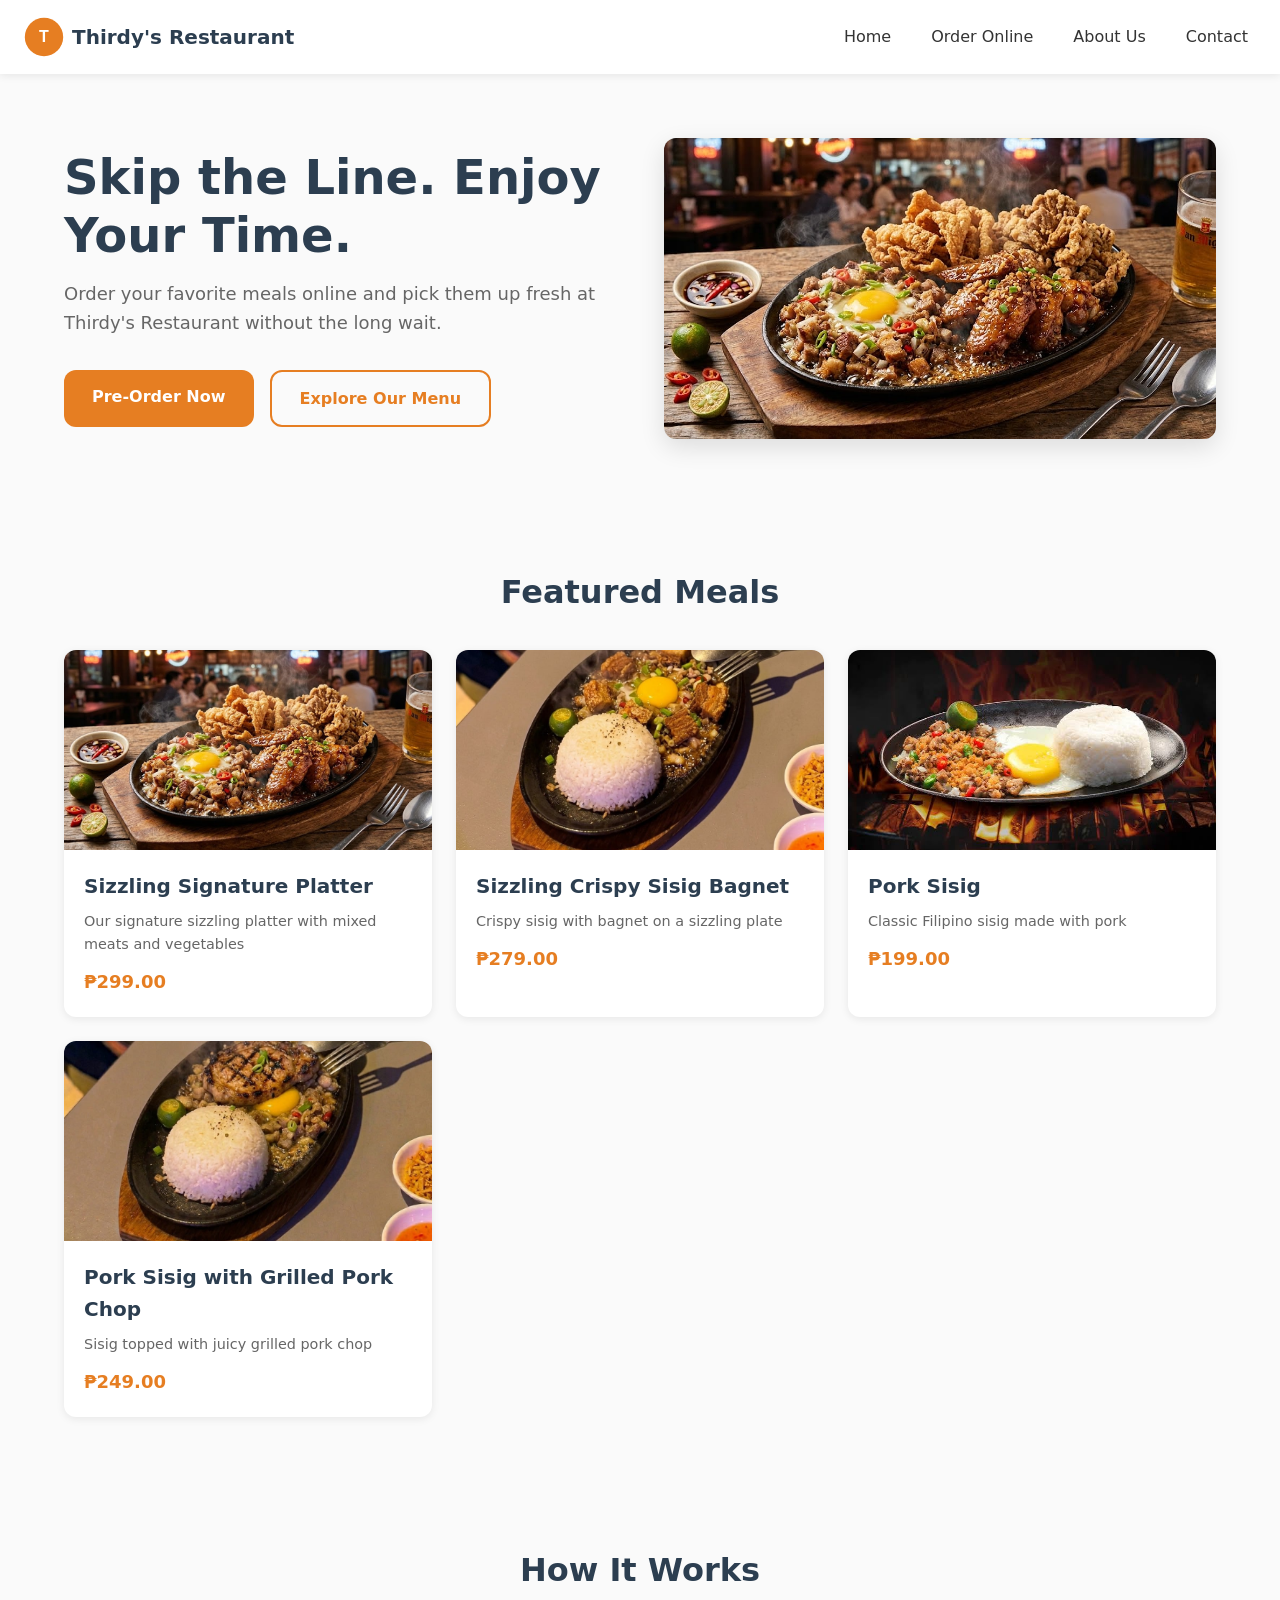
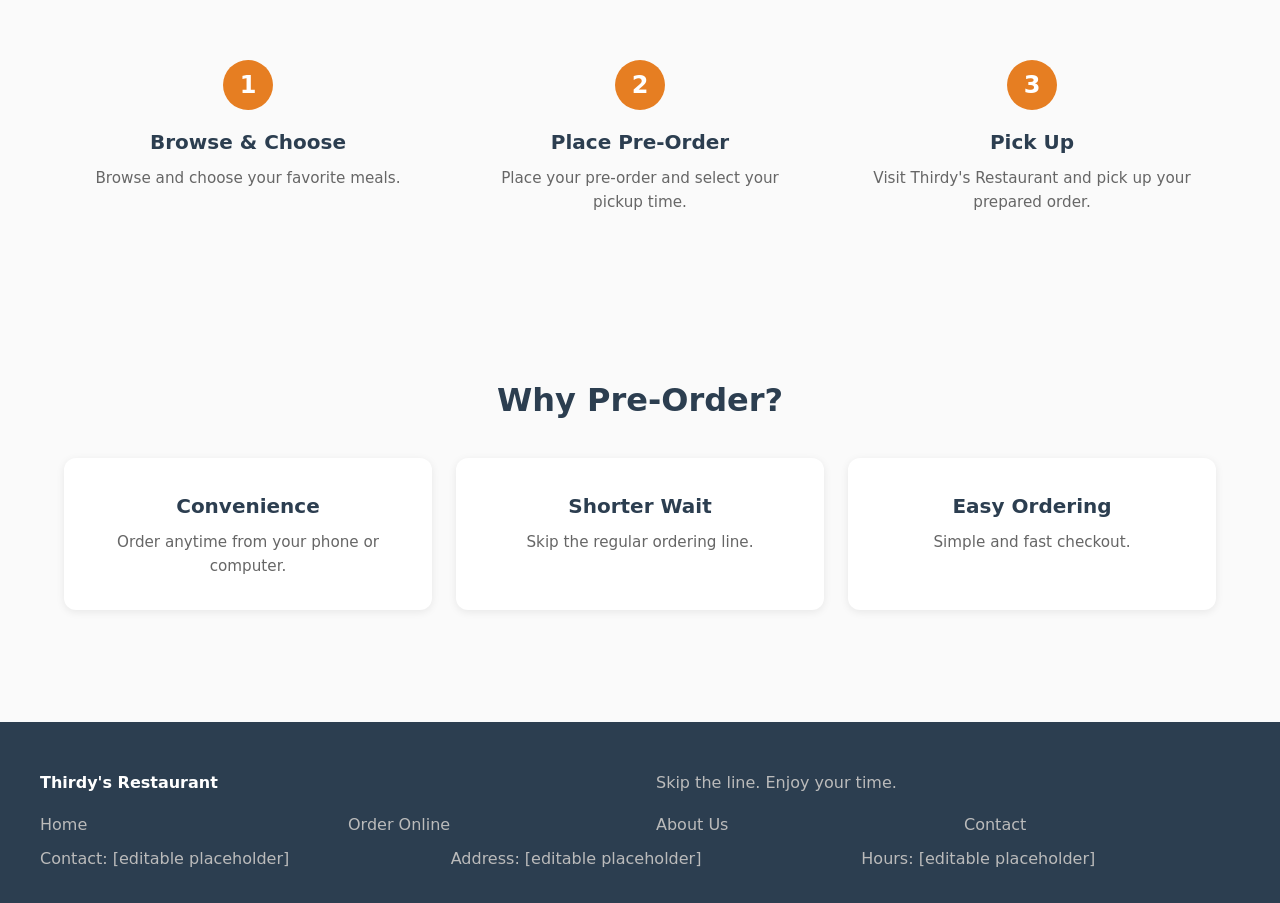
<file: index.html>
<!DOCTYPE html>
<html lang="en">
<head>
<meta charset="UTF-8">
<meta name="viewport" content="width=device-width, initial-scale=1.0">
<title>Thirdy's Restaurant</title>
<link rel="stylesheet" href="css/style.css">
</head>
<body>
<header class="navbar">
  <a class="brand" href="index.html"><img src="images/logo.svg" alt="" onerror="this.style.display='none'"><span>Thirdy's Restaurant</span></a>
  <button class="menu-toggle" id="menuToggle">☰</button>
  <nav id="nav">
    <a href="index.html">Home</a>
    <a href="auth.html">Order Online</a>
    <a href="about.html">About Us</a>
    <a href="contact.html">Contact</a>
  </nav>
</header>
<section class="hero">
  <div class="hero-text">
    <h1>Skip the Line. Enjoy Your Time.</h1>
    <p>Order your favorite meals online and pick them up fresh at Thirdy's Restaurant without the long wait.</p>
    <div class="hero-buttons">
      <a class="btn primary" href="auth.html">Pre-Order Now</a>
      <a class="btn secondary" href="auth.html">Explore Our Menu</a>
    </div>
  </div>
  <div class="hero-img">
    <img src="images/Sizzling Signature Platter.jpg" alt="Sizzling Signature Platter">
  </div>
</section>
<section class="section">
  <h2>Featured Meals</h2>
  <div class="cards" id="featured"></div>
</section>
<section class="section">
  <h2>How It Works</h2>
  <div class="steps">
    <div class="step"><div class="num">1</div><h3>Browse & Choose</h3><p>Browse and choose your favorite meals.</p></div>
    <div class="step"><div class="num">2</div><h3>Place Pre-Order</h3><p>Place your pre-order and select your pickup time.</p></div>
    <div class="step"><div class="num">3</div><h3>Pick Up</h3><p>Visit Thirdy's Restaurant and pick up your prepared order.</p></div>
  </div>
</section>
<section class="section">
  <h2>Why Pre-Order?</h2>
  <div class="benefits">
    <div class="benefit"><h3>Convenience</h3><p>Order anytime from your phone or computer.</p></div>
    <div class="benefit"><h3>Shorter Wait</h3><p>Skip the regular ordering line.</p></div>
    <div class="benefit"><h3>Easy Ordering</h3><p>Simple and fast checkout.</p></div>
  </div>
</section>
<footer class="footer">
  <div>
    <h4>Thirdy's Restaurant</h4>
    <p>Skip the line. Enjoy your time.</p>
  </div>
  <div>
    <a href="index.html">Home</a>
    <a href="auth.html">Order Online</a>
    <a href="about.html">About Us</a>
    <a href="contact.html">Contact</a>
  </div>
  <div>
    <p>Contact: [editable placeholder]</p>
    <p>Address: [editable placeholder]</p>
    <p>Hours: [editable placeholder]</p>
  </div>
</footer>
<script src="js/menu.js"></script>
<script src="js/main.js"></script>
</body>
</html>
</file>
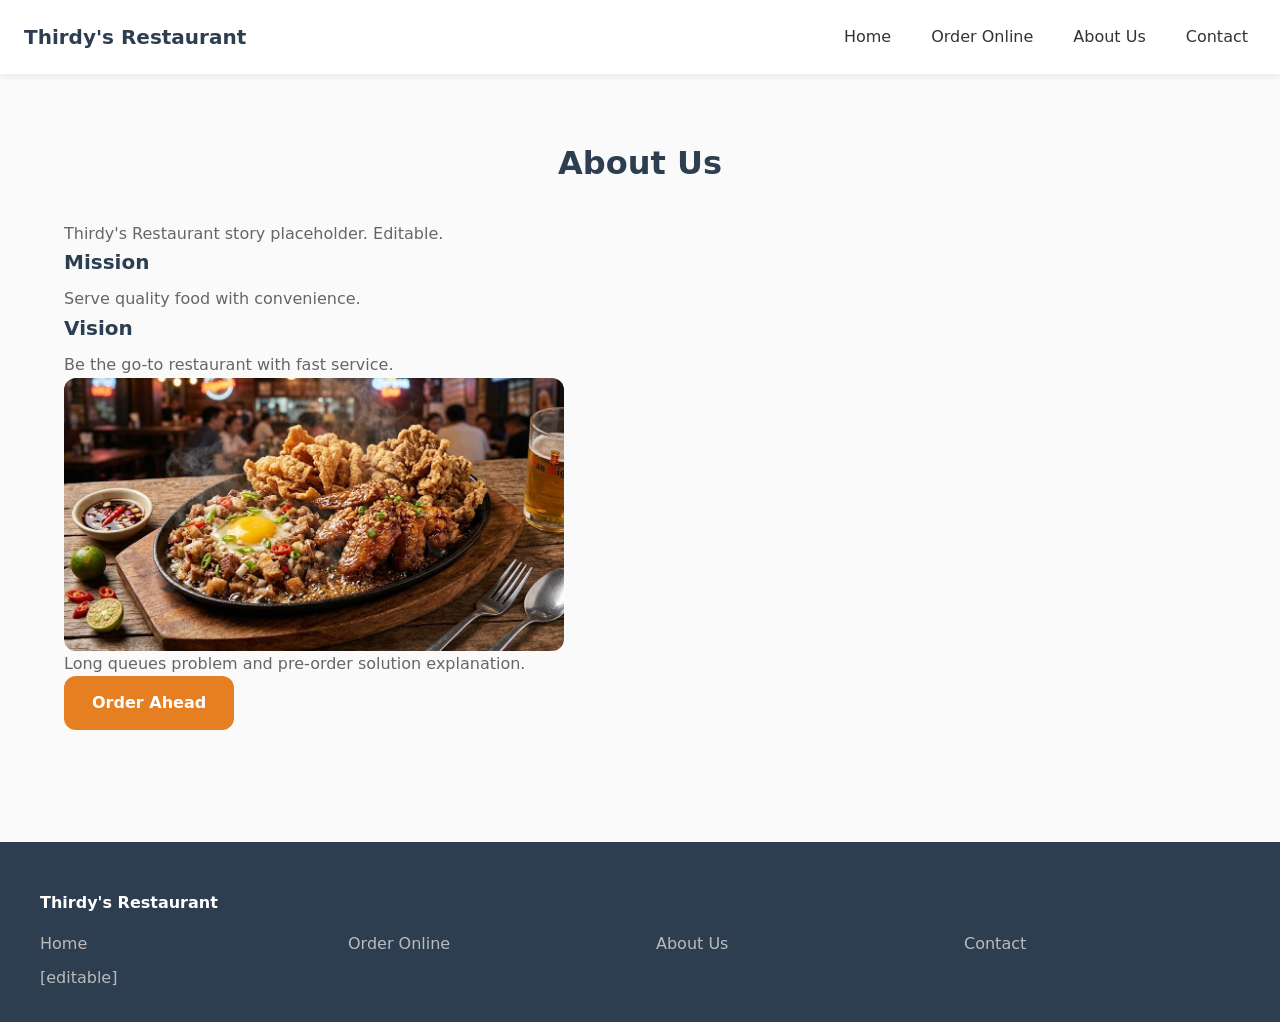
<file: about.html>
<!DOCTYPE html>
<html lang="en">
<head>
<meta charset="UTF-8">
<meta name="viewport" content="width=device-width,initial-scale=1.0">
<title>About - Thirdy's Restaurant</title>
<link rel="stylesheet" href="css/style.css">
</head>
<body>
<header class="navbar">
  <a class="brand" href="index.html"><span>Thirdy's Restaurant</span></a>
  <button class="menu-toggle" id="menuToggle">☰</button>
  <nav id="nav">
    <a href="index.html">Home</a>
    <a href="auth.html">Order Online</a>
    <a href="about.html">About Us</a>
    <a href="contact.html">Contact</a>
  </nav>
</header>
<main class="section">
<h2>About Us</h2>
<p>Thirdy's Restaurant story placeholder. Editable.</p>
<h3>Mission</h3><p>Serve quality food with convenience.</p>
<h3>Vision</h3><p>Be the go-to restaurant with fast service.</p>
<img src="images/Sizzling Signature Platter.jpg" style="width:100%;max-width:500px;border-radius:12px;" alt="">
<p>Long queues problem and pre-order solution explanation.</p>
<a class="btn primary" href="auth.html">Order Ahead</a>
</main>
<footer class="footer">
<div><h4>Thirdy's Restaurant</h4></div>
<div><a href="index.html">Home</a><a href="auth.html">Order Online</a><a href="about.html">About Us</a><a href="contact.html">Contact</a></div>
<div><p>[editable]</p></div>
</footer>
<script src="js/menu.js"></script>
</body>
</html>
</file>
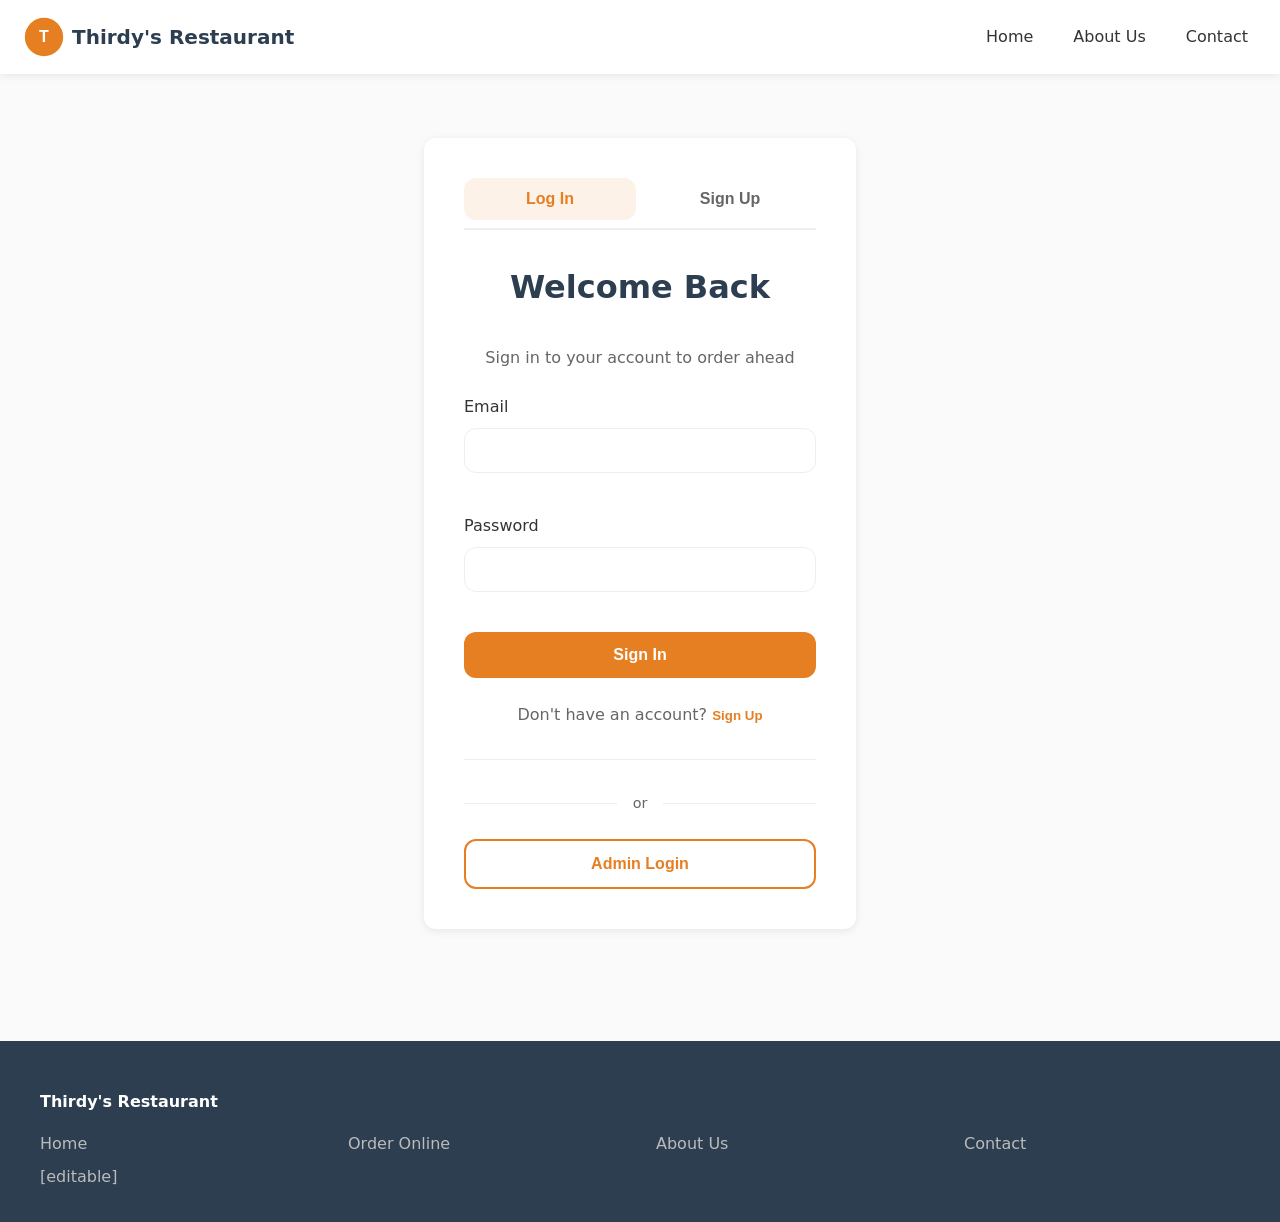
<file: auth.html>
<!DOCTYPE html>
<html lang="en">
<head>
<meta charset="UTF-8">
<meta name="viewport" content="width=device-width,initial-scale=1.0">
<title>Sign In / Sign Up - Thirdy's Restaurant</title>
<link rel="stylesheet" href="css/style.css">
</head>
<body>
<header class="navbar">
  <a class="brand" href="index.html"><img src="images/logo.svg" alt="" onerror="this.style.display='none'"><span>Thirdy's Restaurant</span></a>
  <button class="menu-toggle" id="menuToggle">☰</button>
  <nav id="nav">
    <a href="index.html">Home</a>
    <a href="about.html">About Us</a>
    <a href="contact.html">Contact</a>
  </nav>
</header>

<main class="section auth-page">
  <div class="auth-container">
    <!-- Customer Auth Tabs -->
    <div class="auth-tabs" role="tablist">
      <button class="auth-tab active" role="tab" id="tab-login" aria-selected="true" aria-controls="panel-login" data-tab="login">Log In</button>
      <button class="auth-tab" role="tab" id="tab-signup" aria-selected="false" aria-controls="panel-signup" data-tab="signup">Sign Up</button>
    </div>

    <!-- Customer Login Form -->
    <div class="auth-panel active" role="tabpanel" id="panel-login" aria-labelledby="tab-login">
      <h2>Welcome Back</h2>
      <p class="auth-subtitle">Sign in to your account to order ahead</p>
      <form id="loginForm">
        <div class="form-group">
          <label for="loginEmail">Email</label>
          <input type="email" id="loginEmail" required autocomplete="email">
          <span class="error" id="errLoginEmail"></span>
        </div>
        <div class="form-group">
          <label for="loginPassword">Password</label>
          <input type="password" id="loginPassword" required autocomplete="current-password">
          <span class="error" id="errLoginPassword"></span>
        </div>
        <button type="submit" class="btn primary btn-block">Sign In</button>
      </form>
      <p class="auth-switch">Don't have an account? <button type="button" class="link-btn" data-tab="signup">Sign Up</button></p>
    </div>

    <!-- Customer Sign Up Form -->
    <div class="auth-panel" role="tabpanel" id="panel-signup" aria-labelledby="tab-signup" hidden>
      <h2>Create Account</h2>
      <p class="auth-subtitle">Sign up to start ordering</p>
      <form id="signupForm">
        <div class="form-group">
          <label for="signupName">Full Name</label>
          <input type="text" id="signupName" required autocomplete="name">
          <span class="error" id="errSignupName"></span>
        </div>
        <div class="form-group">
          <label for="signupMobile">Mobile Number</label>
          <input type="tel" id="signupMobile" required placeholder="09XXXXXXXXX" autocomplete="tel">
          <span class="error" id="errSignupMobile"></span>
        </div>
        <div class="form-group">
          <label for="signupEmail">Email</label>
          <input type="email" id="signupEmail" required autocomplete="email">
          <span class="error" id="errSignupEmail"></span>
        </div>
        <div class="form-group">
          <label for="signupPassword">Password</label>
          <input type="password" id="signupPassword" required minlength="6" autocomplete="new-password">
          <span class="error" id="errSignupPassword"></span>
        </div>
        <div class="form-group">
          <label for="signupConfirmPassword">Confirm Password</label>
          <input type="password" id="signupConfirmPassword" required autocomplete="new-password">
          <span class="error" id="errSignupConfirmPassword"></span>
        </div>
        <button type="submit" class="btn primary btn-block">Create Account</button>
      </form>
      <p class="auth-switch">Already have an account? <button type="button" class="link-btn" data-tab="login">Sign In</button></p>
    </div>

    <!-- Admin Login Section -->
    <div class="admin-login-section">
      <div class="divider"><span>or</span></div>
      <button type="button" class="btn secondary btn-block" id="btnAdminLogin">Admin Login</button>
    </div>

    <!-- Admin Login Form (hidden by default) -->
    <div class="auth-panel admin-panel" role="tabpanel" id="panel-admin" hidden>
      <h2>Admin Login</h2>
      <p class="auth-subtitle">Access the order management dashboard</p>
      <form id="adminLoginForm">
        <div class="form-group">
          <label for="adminEmail">Email</label>
          <input type="email" id="adminEmail" required autocomplete="email">
          <span class="error" id="errAdminEmail"></span>
        </div>
        <div class="form-group">
          <label for="adminPassword">Password</label>
          <input type="password" id="adminPassword" required autocomplete="current-password">
          <span class="error" id="errAdminPassword"></span>
        </div>
        <button type="submit" class="btn primary btn-block">Sign In as Admin</button>
      </form>
      <p class="auth-switch"><button type="button" class="link-btn" id="btnBackToCustomer">Back to Customer Login</button></p>
    </div>
  </div>
</main>

<footer class="footer">
  <div><h4>Thirdy's Restaurant</h4></div>
  <div><a href="index.html">Home</a><a href="auth.html">Order Online</a><a href="about.html">About Us</a><a href="contact.html">Contact</a></div>
  <div><p>[editable]</p></div>
</footer>

<script src="js/store.js"></script>
<script src="js/auth.js"></script>
<script src="js/guard.js"></script>
<script>
document.addEventListener('DOMContentLoaded', async () => {
  // Redirect if already logged in
  Guard.redirectIfLoggedIn();
  Guard.initMobileMenu();
  await Auth.seedAdminAccount();

  const tabs = document.querySelectorAll('.auth-tab');
  const panels = document.querySelectorAll('.auth-panel');
  const adminPanel = document.getElementById('panel-admin');
  const btnAdminLogin = document.getElementById('btnAdminLogin');
  const btnBackToCustomer = document.getElementById('btnBackToCustomer');
  const linkBtns = document.querySelectorAll('.link-btn[data-tab]');

  function showTab(tabName) {
    tabs.forEach(t => {
      const isActive = t.dataset.tab === tabName;
      t.classList.toggle('active', isActive);
      t.setAttribute('aria-selected', isActive);
    });
    panels.forEach(p => {
      const isActive = p.id === 'panel-' + tabName;
      p.classList.toggle('active', isActive);
      p.hidden = !isActive;
    });
    adminPanel.hidden = true;
    adminPanel.classList.remove('active');
    clearErrors();
  }

  function showAdminPanel() {
    tabs.forEach(t => {
      t.classList.remove('active');
      t.setAttribute('aria-selected', 'false');
    });
    panels.forEach(p => {
      p.classList.remove('active');
      p.hidden = true;
    });
    adminPanel.hidden = false;
    adminPanel.classList.add('active');
    clearErrors();
  }

  function clearErrors() {
    document.querySelectorAll('.error').forEach(e => e.textContent = '');
  }

  function setError(id, message) {
    const el = document.getElementById(id);
    if (el) el.textContent = message;
  }

  // Tab switching
  tabs.forEach(tab => tab.addEventListener('click', () => showTab(tab.dataset.tab)));
  linkBtns.forEach(btn => btn.addEventListener('click', () => showTab(btn.dataset.tab)));

  // Admin login button
  btnAdminLogin.addEventListener('click', showAdminPanel);
  btnBackToCustomer.addEventListener('click', () => showTab('login'));

  // Customer Login Form
  document.getElementById('loginForm').addEventListener('submit', async (e) => {
    e.preventDefault();
    clearErrors();
    const email = document.getElementById('loginEmail').value.trim();
    const password = document.getElementById('loginPassword').value;
    let ok = true;
    if (!email) { setError('errLoginEmail', 'Email is required'); ok = false; }
    if (!password) { setError('errLoginPassword', 'Password is required'); ok = false; }
    if (!ok) return;

    const result = await Auth.loginCustomer(email, password);
    if (result.success) {
      window.location.href = 'customer/menu.html';
    } else {
      Object.entries(result.errors).forEach(([key, msg]) => setError('errLogin' + key.charAt(0).toUpperCase() + key.slice(1), msg));
    }
  });

  // Customer Sign Up Form
  document.getElementById('signupForm').addEventListener('submit', async (e) => {
    e.preventDefault();
    clearErrors();
    const data = {
      name: document.getElementById('signupName').value.trim(),
      mobile: document.getElementById('signupMobile').value.trim(),
      email: document.getElementById('signupEmail').value.trim(),
      password: document.getElementById('signupPassword').value,
      confirmPassword: document.getElementById('signupConfirmPassword').value
    };
    const result = await Auth.signUpCustomer(data);
    if (result.success) {
      window.location.href = 'customer/menu.html';
    } else {
      Object.entries(result.errors).forEach(([key, msg]) => setError('errSignup' + key.charAt(0).toUpperCase() + key.slice(1), msg));
    }
  });

  // Admin Login Form
  document.getElementById('adminLoginForm').addEventListener('submit', async (e) => {
    e.preventDefault();
    clearErrors();
    const email = document.getElementById('adminEmail').value.trim();
    const password = document.getElementById('adminPassword').value;
    let ok = true;
    if (!email) { setError('errAdminEmail', 'Email is required'); ok = false; }
    if (!password) { setError('errAdminPassword', 'Password is required'); ok = false; }
    if (!ok) return;

    const result = await Auth.loginAdmin(email, password);
    if (result.success) {
      window.location.href = 'admin/orders.html';
    } else {
      Object.entries(result.errors).forEach(([key, msg]) => setError('errAdmin' + key.charAt(0).toUpperCase() + key.slice(1), msg));
    }
  });
});
</script>
</body>
</html>
</file>
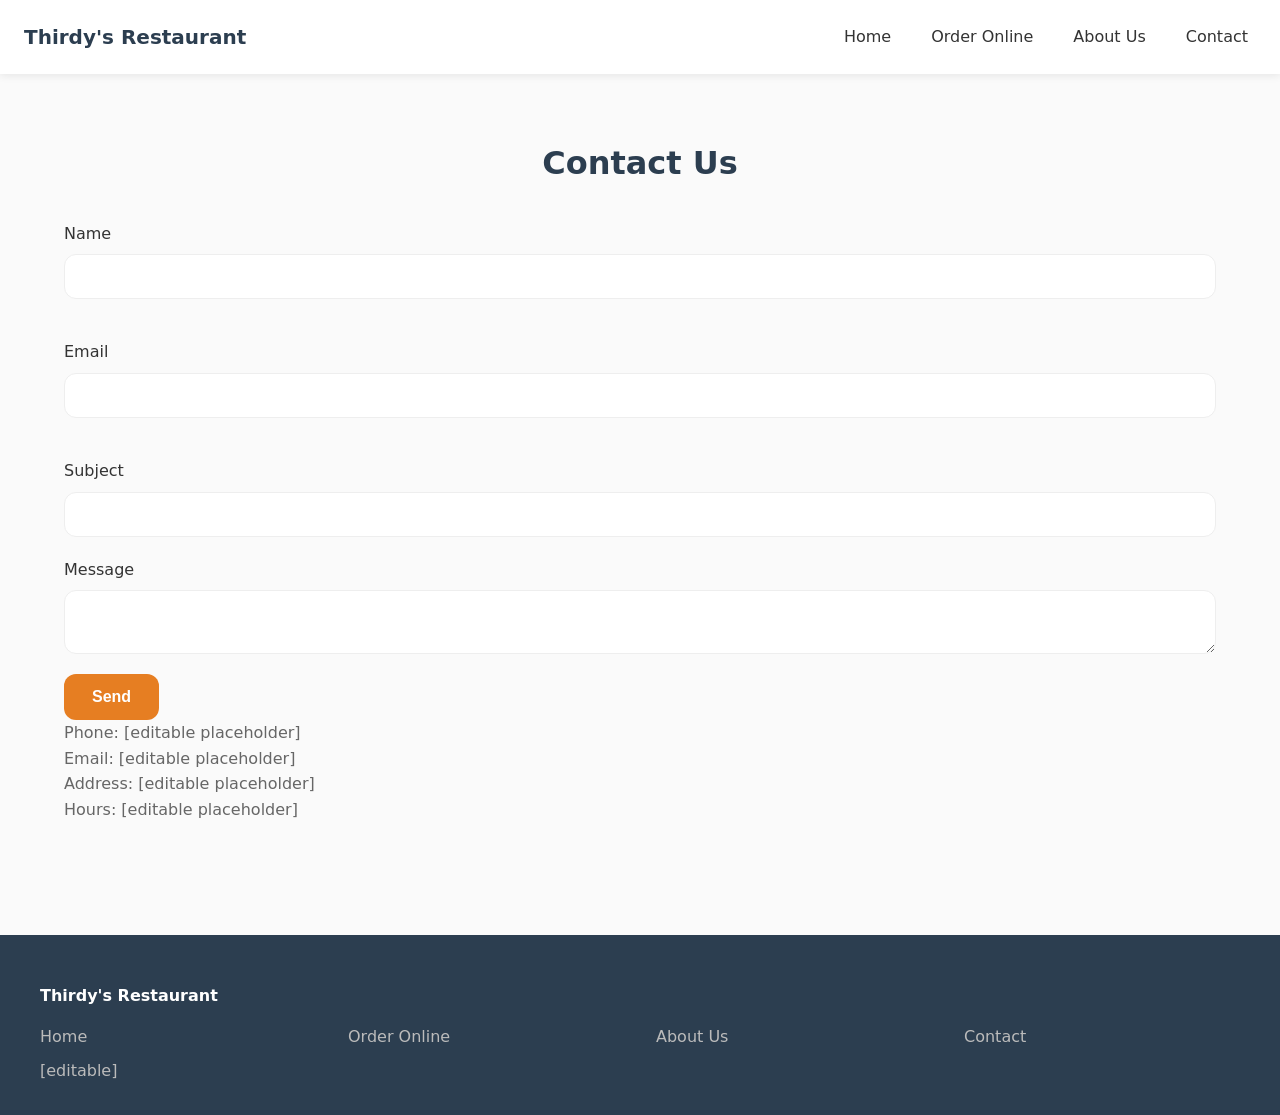
<file: contact.html>
<!DOCTYPE html>
<html lang="en">
<head>
<meta charset="UTF-8">
<meta name="viewport" content="width=device-width,initial-scale=1.0">
<title>Contact - Thirdy's Restaurant</title>
<link rel="stylesheet" href="css/style.css">
</head>
<body>
<header class="navbar">
  <a class="brand" href="index.html"><span>Thirdy's Restaurant</span></a>
  <button class="menu-toggle" id="menuToggle">☰</button>
  <nav id="nav">
    <a href="index.html">Home</a>
    <a href="auth.html">Order Online</a>
    <a href="about.html">About Us</a>
    <a href="contact.html">Contact</a>
  </nav>
</header>
<main class="section">
<h2>Contact Us</h2>
<form id="contactForm">
<div class="form-group"><label>Name</label><input id="cname" required><span class="error" id="ecname"></span></div>
<div class="form-group"><label>Email</label><input id="cemail" type="email" required><span class="error" id="ecemail"></span></div>
<div class="form-group"><label>Subject</label><input id="csubj" required></div>
<div class="form-group"><label>Message</label><textarea id="cmsg" required></textarea></div>
<button type="submit" class="btn primary">Send</button>
</form>
<div id="csuccess"></div>
<p>Phone: [editable placeholder]</p>
<p>Email: [editable placeholder]</p>
<p>Address: [editable placeholder]</p>
<p>Hours: [editable placeholder]</p>
</main>
<footer class="footer">
<div><h4>Thirdy's Restaurant</h4></div>
<div><a href="index.html">Home</a><a href="auth.html">Order Online</a><a href="about.html">About Us</a><a href="contact.html">Contact</a></div>
<div><p>[editable]</p></div>
</footer>
<script src="js/menu.js"></script>
<script>
document.getElementById('contactForm').addEventListener('submit',e=>{
 e.preventDefault();
 const name=document.getElementById('cname').value.trim();
 const email=document.getElementById('cemail').value.trim();
 let ok=true;
 document.getElementById('ecname').textContent=name?'':'Required';
 document.getElementById('ecemail').textContent=/^[^\s@]+@[^\s@]+\.[^\s@]+$/.test(email)?'':'Invalid email';
 if(!name||!/^[^\s@]+@[^\s@]+\.[^\s@]+$/.test(email)) ok=false;
 if(ok){document.getElementById('csuccess').innerHTML='<div class="success">Message sent (simulated). Not delivered to real inbox.</div>';e.target.reset();}
});
</script>
</body>
</html>
</file>
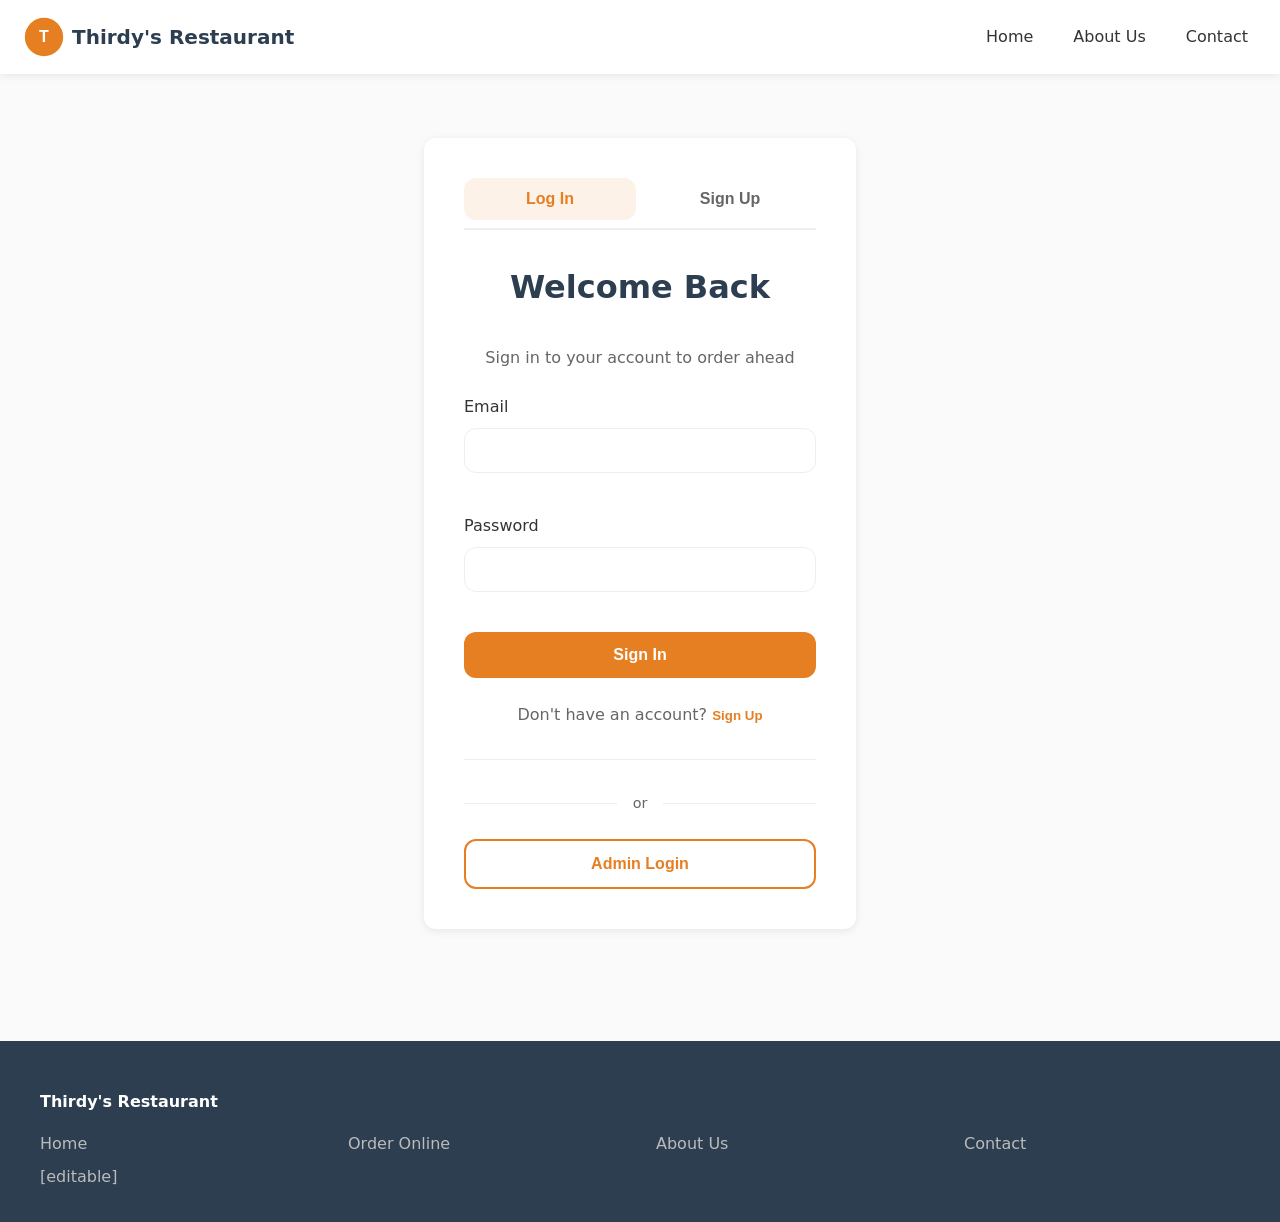
<file: order.html>
<!DOCTYPE html>
<html lang="en">
<head>
<meta charset="UTF-8">
<meta name="viewport" content="width=device-width,initial-scale=1.0">
<title>Redirecting - Thirdy's Restaurant</title>
<meta http-equiv="refresh" content="0; url=auth.html">
<link rel="stylesheet" href="css/style.css">
</head>
<body>
<header class="navbar">
  <a class="brand" href="index.html"><img src="images/logo.svg" alt="" onerror="this.style.display='none'"><span>Thirdy's Restaurant</span></a>
  <button class="menu-toggle" id="menuToggle">☰</button>
  <nav id="nav">
    <a href="index.html">Home</a>
    <a href="auth.html">Order Online</a>
    <a href="about.html">About Us</a>
    <a href="contact.html">Contact</a>
  </nav>
</header>
<main class="section" style="text-align:center;padding:4rem 1.5rem;">
  <h2>Redirecting to Sign In...</h2>
  <p>Please wait while we redirect you to the login page.</p>
  <p><a href="auth.html" class="btn primary">Go to Sign In</a></p>
</main>
<footer class="footer">
  <div><h4>Thirdy's Restaurant</h4></div>
  <div><a href="index.html">Home</a><a href="auth.html">Order Online</a><a href="about.html">About Us</a><a href="contact.html">Contact</a></div>
  <div><p>[editable]</p></div>
</footer>
<script>
window.location.href = 'auth.html';
</script>
</body>
</html>
</file>
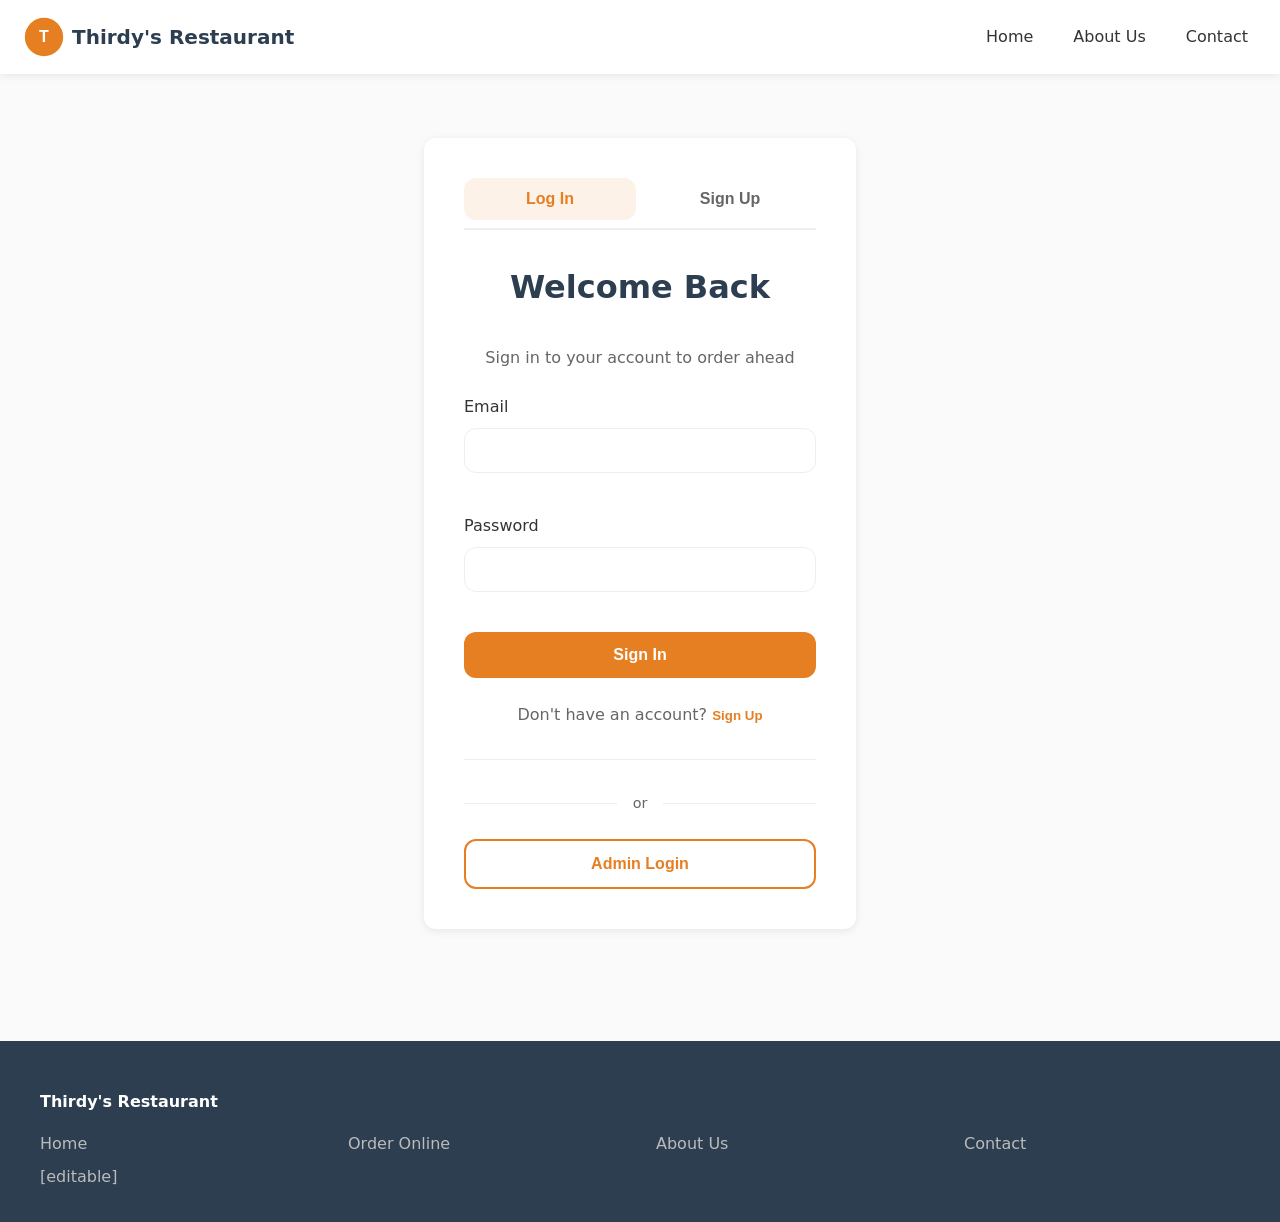
<file: admin/orders.html>
<!DOCTYPE html>
<html lang="en">
<head>
<meta charset="UTF-8">
<meta name="viewport" content="width=device-width,initial-scale=1.0">
<title>Order Queue - Thirdy's Admin</title>
<link rel="stylesheet" href="../css/style.css">
</head>
<body>
<div id="adminNavbar"></div>

<main class="section">
  <div class="admin-header">
    <h2>Order Queue</h2>
    <div class="queue-summary">
      <div class="summary-card">
        <span class="summary-label">Active Orders</span>
        <span class="summary-value" id="countActive">0</span>
      </div>
      <div class="summary-card">
        <span class="summary-label">Awaiting Verification</span>
        <span class="summary-value" id="countAwaiting">0</span>
      </div>
      <div class="summary-card">
        <span class="summary-label">Ready for Pickup</span>
        <span class="summary-value" id="countReady">0</span>
      </div>
    </div>
  </div>

  <div class="filter-tabs" role="tablist">
    <button class="filter-tab active" role="tab" data-filter="active" aria-selected="true">Active</button>
    <button class="filter-tab" role="tab" data-filter="awaiting" aria-selected="false">Awaiting Verification</button>
    <button class="filter-tab" role="tab" data-filter="confirmed" aria-selected="false">Confirmed</button>
    <button class="filter-tab" role="tab" data-filter="preparing" aria-selected="false">Preparing</button>
    <button class="filter-tab" role="tab" data-filter="ready" aria-selected="false">Ready for Pickup</button>
    <button class="filter-tab" role="tab" data-filter="completed" aria-selected="false">Completed</button>
    <button class="filter-tab" role="tab" data-filter="cancelled" aria-selected="false">Cancelled</button>
  </div>

  <div id="emptyOrders" class="empty" hidden>
    <p>No orders found.</p>
  </div>

  <div id="ordersQueue" class="orders-queue"></div>
</main>

<footer class="footer">
  <div><h4>Thirdy's Restaurant</h4></div>
  <div><a href="../index.html">Home</a><a href="../about.html">About Us</a><a href="../contact.html">Contact</a></div>
  <div><p>[editable]</p></div>
</footer>

<script src="../js/store.js"></script>
<script src="../js/auth.js"></script>
<script src="../js/guard.js"></script>
<script src="js/admin-nav.js"></script>
<script src="../js/admin-orders.js"></script>
<script>
document.addEventListener('DOMContentLoaded', () => {
  if (!Guard.requireAdminAuth()) return;
  
  AdminNav.renderAdminNavbar();
  
  initAdminOrders();
});
</script>
</body>
</html>
</file>
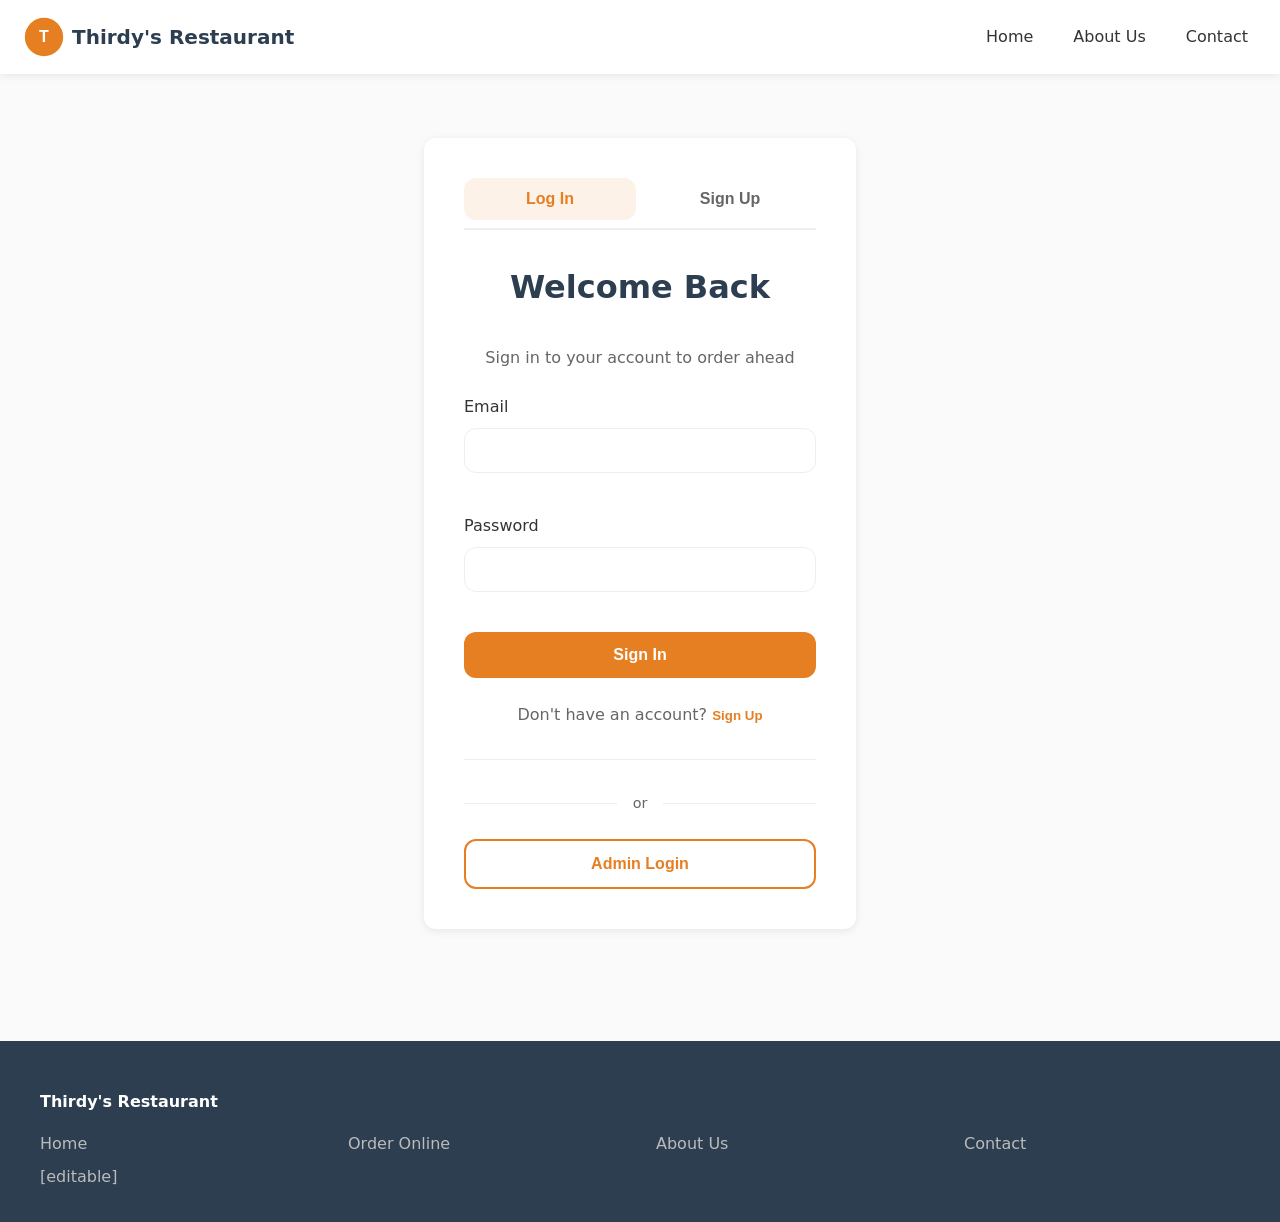
<file: customer/cart.html>
<!DOCTYPE html>
<html lang="en">
<head>
<meta charset="UTF-8">
<meta name="viewport" content="width=device-width,initial-scale=1.0">
<title>Cart & Checkout - Thirdy's Restaurant</title>
<link rel="stylesheet" href="../css/style.css">
</head>
<body data-page="cart">
<div id="customerNavbar"></div>

<main class="section">
  <div class="cart-checkout-layout">
    <!-- Cart Section -->
    <div class="cart-section">
      <h2>Your Cart</h2>
      <div id="cartItems"></div>
      <div id="emptyCart" class="empty">Your cart is empty. <a href="menu.html">Browse the menu</a> to add items.</div>
      
      <div class="cart-summary" id="cartSummary" hidden>
        <div class="summary-row"><span>Subtotal</span><span id="cartSubtotal">₱0.00</span></div>
        <div class="summary-row"><span>Downpayment (50%)</span><span id="downpaymentDue" class="highlight">₱0.00</span></div>
        <div class="summary-row"><span>Balance Due on Pickup</span><span id="balanceDue">₱0.00</span></div>
        <div class="summary-divider"></div>
        <div class="summary-row total"><span>Order Total</span><span id="cartTotal">₱0.00</span></div>
      </div>
    </div>

    <!-- Checkout Section -->
    <div class="checkout-section" id="checkoutSection" hidden>
      <h2>Checkout</h2>
      <div class="payment-info">
        <h3>Payment: Cash on Pickup with 50% Downpayment</h3>
        <p>To secure your order, a 50% downpayment is required via GCash or Maya. The remaining balance is paid in cash when you pick up your order.</p>
        
        <div class="payment-details">
          <div class="payment-method">
            <strong>GCash</strong>
            <div>Number: <span id="gcashNumber">[GCash number]</span></div>
            <div>Account: <span id="gcashName">[GCash account name]</span></div>
          </div>
          <div class="payment-method">
            <strong>Maya</strong>
            <div>Number: <span id="mayaNumber">[Maya number]</span></div>
            <div>Account: <span id="mayaName">[Maya account name]</span></div>
          </div>
        </div>
        
        <div class="policy-notice">
          <strong>Important:</strong> <span id="policyText">Orders without a verified downpayment will not be prepared. Downpayment is non-refundable for no-shows.</span>
        </div>
      </div>

      <form id="checkoutForm">
        <h3>Customer Details</h3>
        <div class="form-group">
          <label for="checkoutName">Full Name</label>
          <input type="text" id="checkoutName" required readonly>
        </div>
        <div class="form-group">
          <label for="checkoutMobile">Mobile Number</label>
          <input type="tel" id="checkoutMobile" required readonly>
        </div>

        <h3>Pickup Schedule</h3>
        <div class="form-group">
          <label for="pickupDate">Pickup Date</label>
          <input type="date" id="pickupDate" required>
          <span class="error" id="errPickupDate"></span>
        </div>
        <div class="form-group">
          <label for="pickupTime">Pickup Time</label>
          <select id="pickupTime" required disabled>
            <option value="">Select a date first</option>
          </select>
          <span class="error" id="errPickupTime"></span>
        </div>

        <h3>Payment Verification</h3>
        <div class="form-group">
          <label for="paymentRef">Payment Reference Number <span class="required">*</span></label>
          <input type="text" id="paymentRef" required placeholder="Enter the reference number from your GCash/Maya transaction">
          <span class="error" id="errPaymentRef"></span>
        </div>
        <div class="form-group">
          <label for="paymentProof">Receipt Screenshot (optional, max 1MB)</label>
          <input type="file" id="paymentProof" accept="image/*">
          <span class="error" id="errPaymentProof"></span>
          <div id="paymentProofPreview" class="proof-preview" hidden></div>
        </div>

        <h3>Special Instructions</h3>
        <div class="form-group">
          <label for="checkoutInstr">Special Instructions (optional)</label>
          <textarea id="checkoutInstr" rows="3" placeholder="Any special requests for your order..."></textarea>
        </div>

        <button type="submit" class="btn primary btn-block btn-lg" id="btnPlaceOrder">Place Pre-Order</button>
      </form>
    </div>
  </div>

  <!-- Order Confirmation -->
  <div id="orderConfirmation" class="order-confirmation" hidden>
    <div class="confirmation-card">
      <div class="success-icon">✓</div>
      <h3>Order Placed Successfully!</h3>
      <p>Your order has been received and is awaiting downpayment verification.</p>
      <div class="order-details">
        <div><strong>Order ID:</strong> <span id="confirmOrderId"></span></div>
        <div><strong>Pickup Code:</strong> <span id="confirmPickupCode"></span></div>
        <div><strong>Pickup:</strong> <span id="confirmPickupDateTime"></span></div>
        <div><strong>Total:</strong> <span id="confirmTotal"></span></div>
        <div><strong>Downpayment Due:</strong> <span id="confirmDownpayment"></span></div>
        <div><strong>Balance Due on Pickup:</strong> <span id="confirmBalance"></span></div>
      </div>
      <div class="payment-reminder">
        <p><strong>Next Step:</strong> Send the downpayment to the GCash/Maya account above and enter the reference number. Your order will be prepared once the admin verifies your payment.</p>
      </div>
      <div class="confirmation-actions">
        <a href="orders.html" class="btn primary">View My Orders</a>
        <a href="menu.html" class="btn secondary">Continue Ordering</a>
      </div>
    </div>
  </div>
</main>

<footer class="footer">
  <div><h4>Thirdy's Restaurant</h4></div>
  <div><a href="../index.html">Home</a><a href="../about.html">About Us</a><a href="../contact.html">Contact</a></div>
  <div><p>[editable]</p></div>
</footer>

<script src="../js/store.js"></script>
<script src="../js/menu.js"></script>
<script src="../js/auth.js"></script>
<script src="../js/guard.js"></script>
<script src="js/customer-nav.js"></script>
<script src="../js/order-customer.js"></script>
<script>
document.addEventListener('DOMContentLoaded', () => {
  if (!Guard.requireCustomerAuth()) return;
  
  CustomerNav.renderCustomerNavbar();
  CustomerNav.updateCartBadge();
  
  initCustomerCheckout();
});
</script>
</body>
</html>
</file>
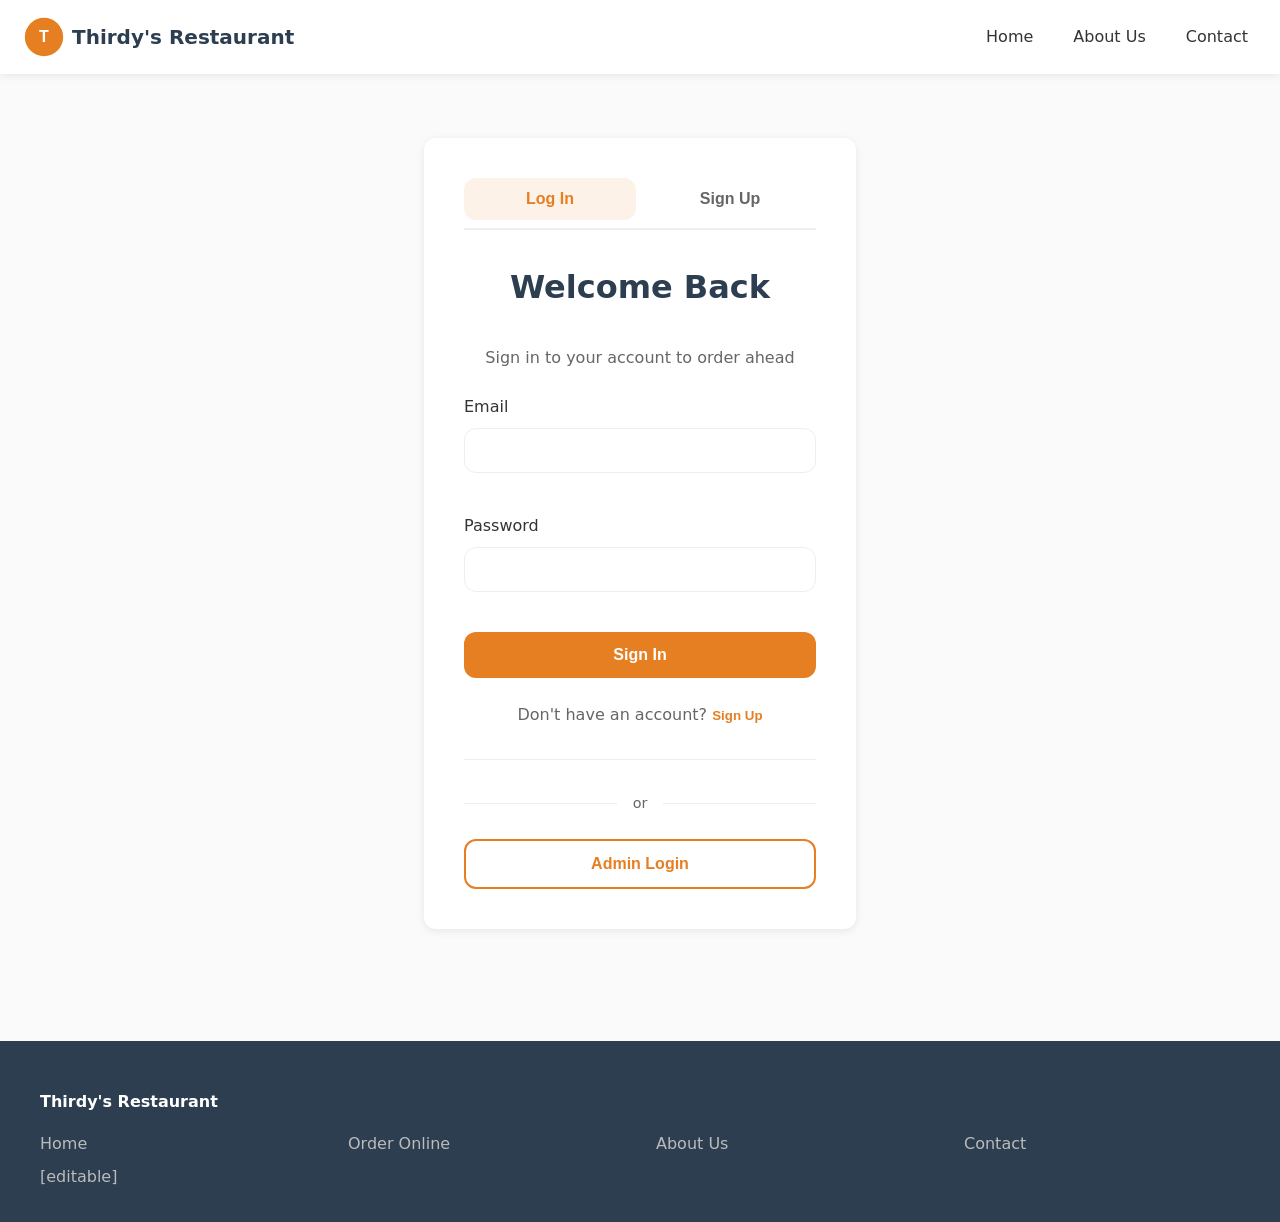
<file: customer/menu.html>
<!DOCTYPE html>
<html lang="en">
<head>
<meta charset="UTF-8">
<meta name="viewport" content="width=device-width,initial-scale=1.0">
<title>Menu - Thirdy's Restaurant</title>
<link rel="stylesheet" href="../css/style.css">
</head>
<body data-page="menu">
<div id="customerNavbar"></div>

<main class="section">
  <h2>Our Menu</h2>
  <div class="menu-controls">
    <input type="text" id="search" placeholder="Search menu...">
    <select id="category"><option value="">All Categories</option></select>
  </div>
  <div class="cards" id="menuGrid"></div>
</main>

<footer class="footer">
  <div><h4>Thirdy's Restaurant</h4></div>
  <div><a href="../index.html">Home</a><a href="../about.html">About Us</a><a href="../contact.html">Contact</a></div>
  <div><p>[editable]</p></div>
</footer>

<script src="../js/store.js"></script>
<script src="../js/menu.js"></script>
<script src="../js/auth.js"></script>
<script src="../js/guard.js"></script>
<script src="js/customer-nav.js"></script>
<script>
document.addEventListener('DOMContentLoaded', () => {
  // Guard - require customer auth
  if (!Guard.requireCustomerAuth()) return;
  
  CustomerNav.renderCustomerNavbar();
  CustomerNav.updateCartBadge();
  
  // The menu.js already handles rendering the menu grid
  // Just need to ensure it uses the correct container
  populateCategoryFilter('category');
  setupMenuFilters();
  renderMenuGrid(menuItems, 'menuGrid');
});
</script>
</body>
</html>
</file>
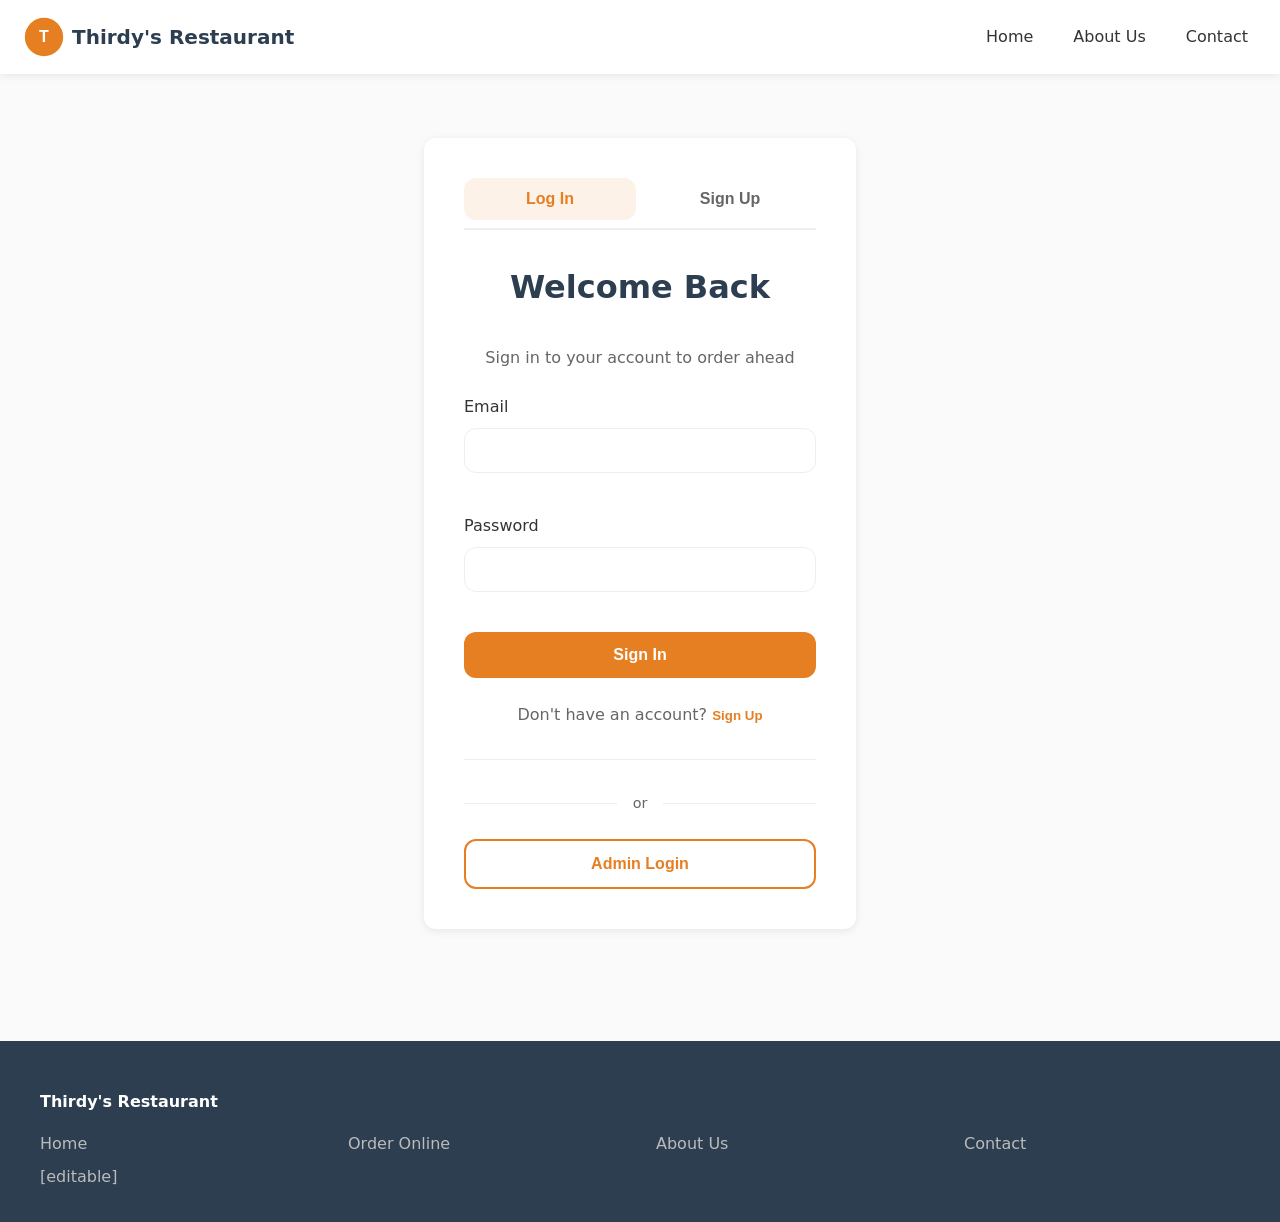
<file: customer/orders.html>
<!DOCTYPE html>
<html lang="en">
<head>
<meta charset="UTF-8">
<meta name="viewport" content="width=device-width,initial-scale=1.0">
<title>My Orders - Thirdy's Restaurant</title>
<link rel="stylesheet" href="../css/style.css">
</head>
<body data-page="orders">
<div id="customerNavbar"></div>

<main class="section">
  <h2>My Orders</h2>
  
  <div id="emptyOrders" class="empty" hidden>
    <p>You haven't placed any orders yet.</p>
    <a href="menu.html" class="btn primary">Browse Menu</a>
  </div>
  
  <div id="ordersList" hidden></div>
</main>

<footer class="footer">
  <div><h4>Thirdy's Restaurant</h4></div>
  <div><a href="../index.html">Home</a><a href="../about.html">About Us</a><a href="../contact.html">Contact</a></div>
  <div><p>[editable]</p></div>
</footer>

<script src="../js/store.js"></script>
<script src="../js/auth.js"></script>
<script src="../js/guard.js"></script>
<script src="js/customer-nav.js"></script>
<script>
document.addEventListener('DOMContentLoaded', () => {
  if (!Guard.requireCustomerAuth()) return;
  
  CustomerNav.renderCustomerNavbar();
  CustomerNav.updateCartBadge();
  
  renderOrders();
  setupAutoRefresh();
});

function renderOrders() {
  const user = Store.getCurrentUser();
  if (!user) return;
  
  const orders = Store.getOrdersByUserId(user.id).sort((a, b) => new Date(b.createdAt) - new Date(a.createdAt));
  const list = document.getElementById('ordersList');
  const empty = document.getElementById('emptyOrders');
  
  if (orders.length === 0) {
    list.hidden = true;
    empty.hidden = false;
    return;
  }
  
  empty.hidden = true;
  list.hidden = false;
  
  list.innerHTML = orders.map(order => `
    <article class="order-card ${order.status === 'Cancelled' ? 'cancelled' : ''}" data-order-id="${order.id}">
      <div class="order-header">
        <div class="order-id">
          <strong>Order ID:</strong> ${Guard.escapeHtml(order.id)}
          <span class="pickup-code">Pickup Code: ${Guard.escapeHtml(order.pickupCode)}</span>
        </div>
        <div class="order-status status-${order.status.toLowerCase().replace(' ', '-')}">${Guard.escapeHtml(order.status)}</div>
      </div>
      
      <div class="order-progress">
        ${renderProgressTracker(order.status)}
      </div>
      
      <div class="order-items">
        ${order.items.map(item => `
          <div class="order-item">
            <span class="item-name">${Guard.escapeHtml(item.name)}</span>
            <span class="item-qty">×${item.qty}</span>
            <span class="item-price">${Guard.formatCurrency(item.price * item.qty)}</span>
          </div>
        `).join('')}
      </div>
      
      <div class="order-details-grid">
        <div><strong>Pickup:</strong> ${Guard.formatDateTime(order.pickupDate, order.pickupTime)}</div>
        <div><strong>Total:</strong> ${Guard.formatCurrency(order.total)}</div>
        <div><strong>Downpayment Paid:</strong> ${Guard.formatCurrency(order.downpayment)}</div>
        <div><strong>Balance Due:</strong> ${Guard.formatCurrency(order.balance)}</div>
        ${order.paymentRef ? `<div><strong>Payment Ref:</strong> ${Guard.escapeHtml(order.paymentRef)}</div>` : ''}
        ${order.instructions ? `<div class="instructions"><strong>Instructions:</strong> ${Guard.escapeHtml(order.instructions)}</div>` : ''}
        <div class="order-time"><strong>Ordered:</strong> ${new Date(order.createdAt).toLocaleString()}</div>
      </div>
      
      ${order.paymentProof ? `
        <div class="payment-proof">
          <strong>Payment Proof:</strong>
          <img src="${order.paymentProof}" alt="Payment receipt" onclick="openImageModal(this.src)">
        </div>
      ` : ''}
    </article>
  `).join('');
}

function renderProgressTracker(currentStatus) {
  const statuses = [
    'Awaiting Downpayment Verification',
    'Confirmed',
    'Preparing',
    'Ready for Pickup',
    'Completed'
  ];
  
  const currentIndex = statuses.indexOf(currentStatus);
  const isCancelled = currentStatus === 'Cancelled';
  
  if (isCancelled) {
    return '<div class="progress-tracker cancelled"><div class="progress-step cancelled">Cancelled</div></div>';
  }
  
  return `
    <div class="progress-tracker">
      ${statuses.map((status, i) => `
        <div class="progress-step ${i < currentIndex ? 'completed' : i === currentIndex ? 'active' : ''} ${i === currentIndex && currentStatus === 'Awaiting Downpayment Verification' ? 'awaiting' : ''}">
          <div class="step-circle">${i + 1}</div>
          <div class="step-label">${status}</div>
        </div>
        ${i < statuses.length - 1 ? '<div class="step-connector"></div>' : ''}
      `).join('')}
    </div>
  `;
}

function setupAutoRefresh() {
  // Refresh on storage event (other tabs)
  window.addEventListener('storage', (e) => {
    if (e.key === 'thirdys_orders') {
      renderOrders();
    }
  });
  
  // Periodic refresh
  setInterval(renderOrders, 5000);
}

function openImageModal(src) {
  const modal = document.createElement('div');
  modal.className = 'image-modal';
  modal.innerHTML = `<img src="${src}" alt="Payment proof">`;
  modal.onclick = () => modal.remove();
  document.body.appendChild(modal);
}
</script>
</body>
</html>
</file>
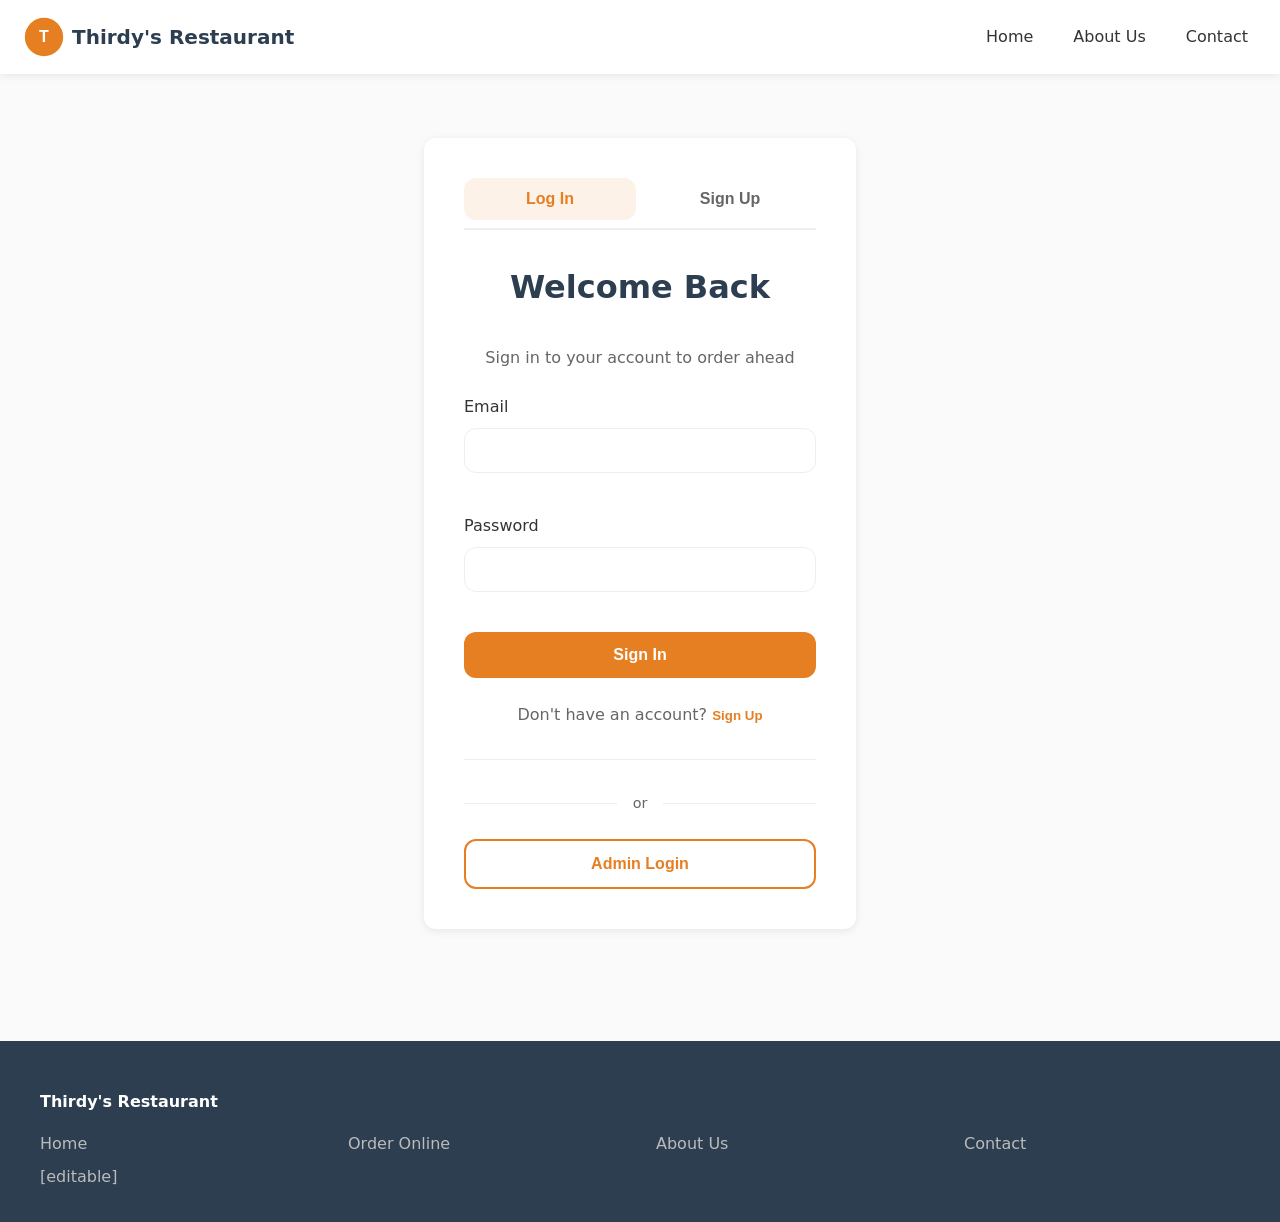
<file: customer/pickup.html>
<!DOCTYPE html>
<html lang="en">
<head>
<meta charset="UTF-8">
<meta name="viewport" content="width=device-width,initial-scale=1.0">
<title>Pickup Info - Thirdy's Restaurant</title>
<link rel="stylesheet" href="../css/style.css">
</head>
<body data-page="pickup">
<div id="customerNavbar"></div>

<main class="section">
  <h2>Pickup Information</h2>
  
  <div class="pickup-info">
    <div class="pickup-card">
      <h3>How Pickup Works</h3>
      <ol class="pickup-steps">
        <li>
          <strong>Place your order online</strong>
          <p>Browse the menu, add items to cart, and complete checkout with a 50% downpayment.</p>
        </li>
        <li>
          <strong>Receive confirmation</strong>
          <p>You'll get an Order ID and a 4-character Pickup Code. Save these!</p>
        </li>
        <li>
          <strong>Wait for verification</strong>
          <p>Our team will verify your downpayment. You'll be notified when your order is confirmed.</p>
        </li>
        <li>
          <strong>Visit the Pre-Order Pickup counter</strong>
          <p>Go to the designated pickup area at the restaurant on your scheduled date/time.</p>
        </li>
        <li>
          <strong>Show your Order ID or Pickup Code</strong>
          <p>Present your Order ID or Pickup Code to the staff at the Pre-Order Pickup counter.</p>
        </li>
        <li>
          <strong>Pay the remaining balance</strong>
          <p>Pay the remaining 50% in cash and collect your freshly prepared order.</p>
        </li>
      </ol>
    </div>
    
    <div class="pickup-card">
      <h3>Pickup Location & Hours</h3>
      <div class="pickup-details">
        <div class="detail-item">
          <strong>Address:</strong>
          <p id="pickupAddress">[Pickup address - editable in admin]</p>
        </div>
        <div class="detail-item">
          <strong>Hours:</strong>
          <p id="pickupHours">[Pickup hours - editable in admin]</p>
        </div>
        <div class="detail-item">
          <strong>Counter:</strong>
          <p>Pre-Order Pickup Counter (look for the sign)</p>
        </div>
      </div>
    </div>
    
    <div class="pickup-card">
      <h3>Important Reminders</h3>
      <ul class="reminders">
        <li>Bring a valid ID and your Order ID / Pickup Code</li>
        <li>Arrive within your scheduled pickup window</li>
        <li>Orders are held for 30 minutes past the pickup time</li>
        <li>Downpayment is non-refundable for no-shows</li>
        <li>Check your order status in <a href="orders.html">My Orders</a> for updates</li>
      </ul>
    </div>
    
    <div class="pickup-card payment-accounts">
      <h3>Downpayment Accounts</h3>
      <div class="payment-methods">
        <div class="payment-method">
          <h4>GCash</h4>
          <p>Number: <span id="gcashNumber">[GCash number]</span></p>
          <p>Account: <span id="gcashName">[GCash account name]</span></p>
        </div>
        <div class="payment-method">
          <h4>Maya</h4>
          <p>Number: <span id="mayaNumber">[Maya number]</span></p>
          <p>Account: <span id="mayaName">[Maya account name]</span></p>
        </div>
      </div>
      <p class="payment-note">Send exactly the downpayment amount shown at checkout. Keep the transaction reference number for verification.</p>
    </div>
  </div>
</main>

<footer class="footer">
  <div><h4>Thirdy's Restaurant</h4></div>
  <div><a href="../index.html">Home</a><a href="../about.html">About Us</a><a href="../contact.html">Contact</a></div>
  <div><p>[editable]</p></div>
</footer>

<script src="../js/store.js"></script>
<script src="../js/auth.js"></script>
<script src="../js/guard.js"></script>
<script src="js/customer-nav.js"></script>
<script>
document.addEventListener('DOMContentLoaded', () => {
  if (!Guard.requireCustomerAuth()) return;
  
  CustomerNav.renderCustomerNavbar();
  CustomerNav.updateCartBadge();
  
  loadPickupConfig();
});

function loadPickupConfig() {
  const config = Store.getPickupConfigWithDefaults();
  document.getElementById('pickupAddress').textContent = config.address;
  document.getElementById('pickupHours').textContent = config.hours;
  document.getElementById('gcashNumber').textContent = config.gcashNumber;
  document.getElementById('gcashName').textContent = config.gcashName;
  document.getElementById('mayaNumber').textContent = config.mayaNumber;
  document.getElementById('mayaName').textContent = config.mayaName;
}
</script>
</body>
</html>
</file>
<file: css/style.css>
* { box-sizing: border-box; margin: 0; padding: 0; }
:root {
  --primary: #e67e22;
  --primary-dark: #d35400;
  --secondary: #2c3e50;
  --text: #333;
  --text-light: #666;
  --bg: #fafafa;
  --white: #fff;
  --border: #eee;
  --shadow: 0 2px 8px rgba(0,0,0,0.08);
  --shadow-hover: 0 8px 24px rgba(0,0,0,0.12);
  --radius: 12px;
  --transition: 0.3s ease;
}
html { scroll-behavior: smooth; }
body { font-family: 'Segoe UI', system-ui, sans-serif; line-height: 1.6; color: var(--text); background: var(--bg); }
img { max-width: 100%; height: auto; display: block; }
a { color: var(--primary); text-decoration: none; transition: color var(--transition); }
a:hover { color: var(--primary-dark); }
.btn { display: inline-block; padding: 0.875rem 1.75rem; border-radius: var(--radius); font-weight: 600; text-align: center; transition: all var(--transition); border: none; cursor: pointer; font-size: 1rem; }
.btn.primary { background: var(--primary); color: var(--white); }
.btn.primary:hover { background: var(--primary-dark); color: var(--white); transform: translateY(-2px); box-shadow: var(--shadow-hover); }
.btn.secondary { background: transparent; color: var(--primary); border: 2px solid var(--primary); }
.btn.secondary:hover { background: var(--primary); color: var(--white); }
.section { padding: 4rem 1.5rem; max-width: 1200px; margin: 0 auto; }
h2 { font-size: 2rem; margin-bottom: 2rem; text-align: center; color: var(--secondary); }
h3 { font-size: 1.25rem; margin-bottom: 0.5rem; color: var(--secondary); }
p { color: var(--text-light); }

.navbar { position: sticky; top: 0; z-index: 100; background: var(--white); box-shadow: var(--shadow); display: flex; align-items: center; justify-content: space-between; padding: 1rem 1.5rem; }
.brand { display: flex; align-items: center; gap: 0.5rem; font-weight: 700; font-size: 1.25rem; color: var(--secondary); }
.brand img { height: 40px; width: auto; }
.menu-toggle { display: none; background: none; border: none; font-size: 1.5rem; cursor: pointer; color: var(--secondary); }
#nav { display: flex; align-items: center; gap: 1.5rem; }
#nav a { color: var(--text); font-weight: 500; padding: 0.5rem; border-radius: 6px; transition: all var(--transition); }
#nav a:hover { color: var(--primary); background: rgba(230,126,34,0.1); }
.cart-link { background: var(--primary); color: var(--white) !important; padding: 0.5rem 1rem !important; }
.cart-link:hover { background: var(--primary-dark); color: var(--white) !important; }

.hero { display: grid; grid-template-columns: 1fr 1fr; gap: 3rem; align-items: center; padding: 4rem 1.5rem; max-width: 1200px; margin: 0 auto; }
.hero-text h1 { font-size: 3rem; line-height: 1.2; color: var(--secondary); margin-bottom: 1rem; }
.hero-text p { font-size: 1.125rem; margin-bottom: 2rem; }
.hero-buttons { display: flex; gap: 1rem; flex-wrap: wrap; }
.hero-img img { border-radius: var(--radius); box-shadow: var(--shadow-hover); }

.cards { display: grid; grid-template-columns: repeat(auto-fit, minmax(280px, 1fr)); gap: 1.5rem; }
.card { background: var(--white); border-radius: var(--radius); overflow: hidden; box-shadow: var(--shadow); transition: all var(--transition); }
.card:hover { transform: translateY(-4px); box-shadow: var(--shadow-hover); }
.card img { width: 100%; height: 200px; object-fit: cover; }
.card-body { padding: 1.25rem; }
.card-body h3 { margin-bottom: 0.5rem; }
.card-body p { font-size: 0.9rem; margin-bottom: 0.75rem; }
.price { font-weight: 700; font-size: 1.125rem; color: var(--primary); }

.steps { display: grid; grid-template-columns: repeat(auto-fit, minmax(250px, 1fr)); gap: 1.5rem; }
.step { text-align: center; padding: 2rem 1.5rem; }
.num { width: 50px; height: 50px; border-radius: 50%; background: var(--primary); color: var(--white); display: flex; align-items: center; justify-content: center; font-size: 1.5rem; font-weight: 700; margin: 0 auto 1rem; }
.step h3 { margin-bottom: 0.5rem; }
.step p { font-size: 0.95rem; }

.benefits { display: grid; grid-template-columns: repeat(auto-fit, minmax(250px, 1fr)); gap: 1.5rem; }
.benefit { text-align: center; padding: 2rem 1.5rem; background: var(--white); border-radius: var(--radius); box-shadow: var(--shadow); }
.benefit h3 { margin-bottom: 0.5rem; }
.benefit p { font-size: 0.95rem; }

.footer { background: var(--secondary); color: var(--white); padding: 3rem 1.5rem 1.5rem; margin-top: 3rem; }
.footer > div { max-width: 1200px; margin: 0 auto; display: grid; grid-template-columns: repeat(auto-fit, minmax(200px, 1fr)); gap: 2rem; }
.footer h4 { margin-bottom: 1rem; }
.footer p { color: #bbb; margin-bottom: 0.5rem; }
.footer a { color: #bbb; display: block; margin-bottom: 0.5rem; }
.footer a:hover { color: var(--primary); }

.menu-controls { display: flex; gap: 1rem; flex-wrap: wrap; margin-bottom: 2rem; align-items: center; }
#search { flex: 1; min-width: 200px; padding: 0.75rem 1rem; border: 1px solid var(--border); border-radius: var(--radius); font-size: 1rem; }
#category { padding: 0.75rem 1rem; border: 1px solid var(--border); border-radius: var(--radius); font-size: 1rem; background: var(--white); }

.cart-box { background: var(--white); border-radius: var(--radius); padding: 1.5rem; box-shadow: var(--shadow); margin-top: 2rem; position: sticky; top: 100px; max-height: 500px; overflow-y: auto; }
.cart-box h3 { margin-bottom: 1rem; padding-bottom: 0.75rem; border-bottom: 1px solid var(--border); }
#cartItems .cart-item { display: flex; justify-content: space-between; align-items: center; padding: 0.75rem 0; border-bottom: 1px solid var(--border); gap: 1rem; }
.cart-item-info { flex: 1; }
.cart-item-name { font-weight: 600; }
.cart-item-price { color: var(--primary); font-weight: 600; }
.cart-item-qty { display: flex; align-items: center; gap: 0.5rem; }
.qty-btn { width: 28px; height: 28px; border: 1px solid var(--border); background: var(--white); border-radius: 50%; cursor: pointer; display: flex; align-items: center; justify-content: center; font-size: 1rem; }
.qty-btn:hover { background: var(--primary); color: var(--white); border-color: var(--primary); }
.empty { text-align: center; color: var(--text-light); padding: 2rem; }
.cart-total { text-align: right; margin-top: 1rem; font-size: 1.125rem; }

.order-summary { margin-top: 2rem; }
.form-group { margin-bottom: 1.25rem; }
.form-group label { display: block; margin-bottom: 0.5rem; font-weight: 500; }
.form-group input:not([type="checkbox"]):not([type="radio"]):not([type="file"]),
.form-group select,
.form-group textarea {
  display: block;
  width: 100%;
  padding: 0.75rem 1rem;
  border: 1px solid var(--border);
  border-radius: var(--radius);
  font-size: 1rem;
  font-family: inherit;
  transition: border-color var(--transition), box-shadow var(--transition);
}
.form-group input:not([type="checkbox"]):not([type="radio"]):not([type="file"]):focus,
.form-group select:focus,
.form-group textarea:focus {
  outline: none;
  border-color: var(--primary);
  box-shadow: 0 0 0 3px rgba(230, 126, 34, 0.15);
}
.form-group input[readonly],
.form-group input[disabled],
.form-group select[disabled] {
  background: #f5f5f5;
  cursor: not-allowed;
}
.error { display: block; color: #e74c3c; font-size: 0.8rem; margin-top: 0.25rem; min-height: 1rem; }
.success { background: #d4edda; color: #155724; padding: 1rem; border-radius: var(--radius); margin-top: 1rem; }
#confirm { margin-top: 1rem; }

@media (max-width: 900px) {
  .hero { grid-template-columns: 1fr; text-align: center; }
  .hero-img { order: -1; }
  .hero-buttons { justify-content: center; }
  .hero-text h1 { font-size: 2.25rem; }
}
@media (max-width: 768px) {
  .menu-toggle { display: block; }
  #nav { position: absolute; top: 100%; left: 0; right: 0; background: var(--white); flex-direction: column; padding: 1rem; gap: 0; box-shadow: var(--shadow); display: none; }
  #nav.open { display: flex; }
  #nav a { width: 100%; text-align: center; padding: 1rem; border-radius: 0; }
  .cart-box { position: static; max-height: none; }
  .section { padding: 2.5rem 1rem; }
}

/* ===== AUTH PAGES ===== */
.auth-page { max-width: 480px; }
.auth-container { background: var(--white); border-radius: var(--radius); box-shadow: var(--shadow); padding: 2.5rem; }
.auth-tabs { display: flex; gap: 0.5rem; margin-bottom: 2rem; border-bottom: 2px solid var(--border); padding-bottom: 0.5rem; }
.auth-tab { background: none; border: none; padding: 0.75rem 1.5rem; font-size: 1rem; font-weight: 600; color: var(--text-light); cursor: pointer; border-radius: var(--radius); transition: all var(--transition); flex: 1; }
.auth-tab:hover { color: var(--primary); background: rgba(230,126,34,0.1); }
.auth-tab.active { color: var(--primary); background: rgba(230,126,34,0.1); }
.auth-panel { display: none; }
.auth-panel.active { display: block; animation: fadeIn 0.3s ease; }
.auth-subtitle { color: var(--text-light); margin-bottom: 1.5rem; text-align: center; }
.auth-switch { text-align: center; margin-top: 1.5rem; color: var(--text-light); }
.auth-switch .link-btn { background: none; border: none; color: var(--primary); font-weight: 600; cursor: pointer; padding: 0; }
.auth-switch .link-btn:hover { text-decoration: underline; }
.admin-login-section { margin-top: 2rem; padding-top: 2rem; border-top: 1px solid var(--border); }
.divider { display: flex; align-items: center; gap: 1rem; color: var(--text-light); font-size: 0.9rem; margin-bottom: 1.5rem; }
.divider::before, .divider::after { content: ''; flex: 1; height: 1px; background: var(--border); }

/* ===== FORM ENHANCEMENTS ===== */
.btn-block { width: 100%; }
.btn-sm { padding: 0.5rem 1rem; font-size: 0.875rem; }
.btn-lg { padding: 1rem 2rem; font-size: 1.125rem; }
.required { color: #e74c3c; }
.proof-preview { margin-top: 0.5rem; max-width: 200px; }
.proof-preview img { border-radius: var(--radius); box-shadow: var(--shadow); }

/* ===== CUSTOMER NAVBAR ===== */
.customer-navbar .user-menu { display: flex; align-items: center; gap: 1rem; margin-left: auto; }
.customer-navbar .user-name { font-weight: 500; color: var(--secondary); font-size: 0.9rem; }
.customer-navbar .cart-nav-link { position: relative; }
.customer-navbar .cart-badge { background: var(--primary); color: var(--white); font-size: 0.7rem; font-weight: 700; padding: 0.15rem 0.45rem; border-radius: 999px; margin-left: 0.5rem; }
#nav .active { color: var(--primary); background: rgba(230,126,34,0.1); }

/* ===== CART & CHECKOUT LAYOUT ===== */
.cart-checkout-layout { display: grid; grid-template-columns: 1fr 1fr; gap: 2rem; align-items: start; }
.cart-section { background: var(--white); border-radius: var(--radius); box-shadow: var(--shadow); padding: 1.5rem; }
.cart-summary { margin-top: 1.5rem; padding-top: 1.5rem; border-top: 1px solid var(--border); }
.summary-row { display: flex; justify-content: space-between; padding: 0.5rem 0; }
.summary-row.total { font-weight: 700; font-size: 1.125rem; color: var(--secondary); border-top: 2px solid var(--border); padding-top: 1rem; margin-top: 0.5rem; }
.summary-row .highlight { color: var(--primary); font-weight: 700; }
.summary-divider { height: 1px; background: var(--border); margin: 0.5rem 0; }
.checkout-section { background: var(--white); border-radius: var(--radius); box-shadow: var(--shadow); padding: 1.5rem; position: sticky; top: 100px; max-height: calc(100vh - 120px); overflow-y: auto; }
.checkout-section h2 { margin-bottom: 1.5rem; text-align: center; }
.checkout-section h3 { margin: 1.5rem 0 0.75rem; padding-bottom: 0.5rem; border-bottom: 1px solid var(--border); font-size: 1rem; }
.checkout-section h3:first-child { margin-top: 0; }
.payment-info { background: #fef9f3; border: 1px solid #fde8d0; border-radius: var(--radius); padding: 1rem; margin-bottom: 1.5rem; }
.payment-info h3 { margin-top: 0; margin-bottom: 0.5rem; color: var(--primary); }
.payment-details { display: grid; grid-template-columns: 1fr 1fr; gap: 1rem; margin: 1rem 0; }
.payment-method { background: var(--white); padding: 0.75rem; border-radius: var(--radius); border: 1px solid var(--border); }
.policy-notice { background: #fff3cd; border: 1px solid #ffeeba; color: #856404; padding: 0.75rem; border-radius: var(--radius); font-size: 0.875rem; margin-top: 1rem; }

/* ===== ORDER CONFIRMATION ===== */
.order-confirmation { max-width: 500px; margin: 0 auto; }
.confirmation-card { background: var(--white); border-radius: var(--radius); box-shadow: var(--shadow-hover); padding: 2.5rem; text-align: center; }
.success-icon { width: 80px; height: 80px; background: #27ae60; color: var(--white); border-radius: 50%; display: flex; align-items: center; justify-content: center; font-size: 2.5rem; margin: 0 auto 1.5rem; }
.confirmation-card h3 { margin-bottom: 0.5rem; }
.confirmation-card > p { margin-bottom: 1.5rem; }
.order-details { background: #fafafa; border-radius: var(--radius); padding: 1.5rem; margin: 1.5rem 0; text-align: left; }
.order-details div { padding: 0.5rem 0; border-bottom: 1px solid var(--border); }
.order-details div:last-child { border-bottom: none; }
.payment-reminder { background: #fef9f3; border: 1px solid #fde8d0; border-radius: var(--radius); padding: 1rem; margin: 1.5rem 0; text-align: left; }
.confirmation-actions { display: flex; gap: 1rem; justify-content: center; flex-wrap: wrap; margin-top: 2rem; }

/* ===== CUSTOMER ORDERS ===== */
.order-card { background: var(--white); border-radius: var(--radius); box-shadow: var(--shadow); padding: 1.5rem; margin-bottom: 1rem; border-left: 4px solid var(--primary); }
.order-card.cancelled { border-left-color: #e74c3c; opacity: 0.7; }
.order-header { display: flex; justify-content: space-between; align-items: flex-start; margin-bottom: 1rem; flex-wrap: wrap; gap: 1rem; }
.order-id { display: flex; flex-direction: column; gap: 0.25rem; }
.pickup-code { font-size: 0.875rem; color: var(--text-light); background: #f5f5f5; padding: 0.25rem 0.5rem; border-radius: var(--radius); display: inline-block; width: fit-content; }
.order-status { padding: 0.35rem 0.75rem; border-radius: 999px; font-size: 0.8rem; font-weight: 700; text-transform: uppercase; white-space: nowrap; }
.status-awaiting-downpayment-verification { background: #fff3cd; color: #856404; }
.status-confirmed { background: #d4edda; color: #155724; }
.status-preparing { background: #cce5ff; color: #004085; }
.status-ready-for-pickup { background: #d1ecf1; color: #0c5460; }
.status-completed { background: #d4edda; color: #155724; }
.status-cancelled { background: #f8d7da; color: #721c24; }

.progress-tracker { display: flex; gap: 0; margin: 1rem 0; overflow-x: auto; padding-bottom: 0.5rem; }
.progress-step { flex: 1; min-width: 100px; text-align: center; position: relative; padding: 0.5rem; color: var(--text-light); }
.progress-step.completed { color: #27ae60; }
.progress-step.active { color: var(--primary); font-weight: 600; }
.progress-step.awaiting { color: #f39c12; }
.step-circle { width: 28px; height: 28px; border-radius: 50%; background: var(--border); display: flex; align-items: center; justify-content: center; margin: 0 auto 0.5rem; font-size: 0.8rem; font-weight: 700; transition: all var(--transition); }
.progress-step.completed .step-circle { background: #27ae60; color: var(--white); }
.progress-step.active .step-circle { background: var(--primary); color: var(--white); }
.progress-step.awaiting .step-circle { background: #f39c12; color: var(--white); }
.step-label { font-size: 0.7rem; line-height: 1.2; }
.step-connector { flex: 0 0 20px; height: 2px; background: var(--border); margin-top: 13px; }
.progress-step.completed + .step-connector { background: #27ae60; }
.progress-tracker.cancelled { justify-content: center; }
.progress-tracker.cancelled .progress-step { color: #e74c3c; }
.progress-tracker.cancelled .step-circle { background: #e74c3c; color: var(--white); }

.order-items { border-top: 1px solid var(--border); border-bottom: 1px solid var(--border); padding: 1rem 0; margin: 1rem 0; }
.order-item { display: flex; justify-content: space-between; padding: 0.5rem 0; font-size: 0.9rem; }
.item-name { flex: 1; }
.item-qty { color: var(--text-light); margin: 0 1rem; }
.item-price { font-weight: 600; color: var(--primary); }
.order-details-grid { display: grid; grid-template-columns: repeat(auto-fit, minmax(200px, 1fr)); gap: 0.75rem; font-size: 0.9rem; }
.order-details-grid .instructions { grid-column: 1 / -1; }
.order-time { color: var(--text-light); font-size: 0.85rem; }
.payment-proof { margin-top: 1rem; padding-top: 1rem; border-top: 1px solid var(--border); }
.payment-proof img { max-width: 200px; border-radius: var(--radius); cursor: pointer; box-shadow: var(--shadow); }

/* ===== PICKUP INFO ===== */
.pickup-info { max-width: 800px; margin: 0 auto; }
.pickup-card { background: var(--white); border-radius: var(--radius); box-shadow: var(--shadow); padding: 1.5rem; margin-bottom: 1.5rem; }
.pickup-steps { padding-left: 1.5rem; }
.pickup-steps li { margin-bottom: 1.5rem; }
.pickup-steps strong { display: block; margin-bottom: 0.25rem; color: var(--secondary); }
.pickup-steps p { margin: 0; color: var(--text-light); }
.pickup-details { display: grid; grid-template-columns: repeat(auto-fit, minmax(250px, 1fr)); gap: 1rem; }
.detail-item strong { display: block; margin-bottom: 0.25rem; }
.reminders { padding-left: 1.5rem; }
.reminders li { margin-bottom: 0.5rem; color: var(--text-light); }
.payment-methods { display: grid; grid-template-columns: 1fr 1fr; gap: 1rem; margin-top: 1rem; }
.payment-method { background: #fef9f3; border: 1px solid #fde8d0; border-radius: var(--radius); padding: 1rem; }
.payment-method h4 { color: var(--primary); margin-bottom: 0.5rem; }
.payment-note { font-size: 0.9rem; color: var(--text-light); margin-top: 1rem; }

/* ===== ADMIN ORDERS ===== */
.admin-navbar { background: var(--secondary) !important; }
.admin-navbar .brand { color: var(--white) !important; }
.admin-navbar .brand img { filter: brightness(0) invert(1); }
.admin-navbar #nav a { color: rgba(255,255,255,0.9); }
.admin-navbar #nav a:hover, .admin-navbar #nav a.active { color: var(--primary); background: rgba(255,255,255,0.1); }
.admin-navbar .user-name { color: rgba(255,255,255,0.9); }
.admin-navbar .btn-secondary { background: transparent; color: var(--white); border-color: var(--white); }
.admin-navbar .btn-secondary:hover { background: var(--white); color: var(--secondary); }

.admin-header { display: flex; justify-content: space-between; align-items: flex-start; flex-wrap: wrap; gap: 1rem; margin-bottom: 2rem; }
.queue-summary { display: flex; gap: 1rem; flex-wrap: wrap; }
.summary-card { background: var(--white); border-radius: var(--radius); box-shadow: var(--shadow); padding: 1rem 1.5rem; min-width: 150px; }
.summary-label { display: block; font-size: 0.8rem; color: var(--text-light); text-transform: uppercase; letter-spacing: 0.5px; }
.summary-value { display: block; font-size: 1.5rem; font-weight: 700; color: var(--secondary); }

.filter-tabs { display: flex; gap: 0.5rem; flex-wrap: wrap; margin-bottom: 1.5rem; border-bottom: 2px solid var(--border); padding-bottom: 0.5rem; }
.filter-tab { background: none; border: none; padding: 0.5rem 1rem; font-size: 0.875rem; font-weight: 600; color: var(--text-light); cursor: pointer; border-radius: var(--radius); transition: all var(--transition); }
.filter-tab:hover { color: var(--primary); background: rgba(230,126,34,0.1); }
.filter-tab.active { color: var(--primary); background: rgba(230,126,34,0.1); }

.orders-queue { display: flex; flex-direction: column; gap: 1rem; }
.admin-order-card { background: var(--white); border-radius: var(--radius); box-shadow: var(--shadow); overflow: hidden; border: 1px solid var(--border); }
.admin-order-card.awaiting { border-left: 4px solid #f39c12; }
.admin-order-card.confirmed { border-left: 4px solid #3498db; }
.admin-order-card.preparing { border-left: 4px solid #9b59b6; }
.admin-order-card.ready { border-left: 4px solid #27ae60; }
.admin-order-card.completed { border-left: 4px solid #27ae60; opacity: 0.7; }
.admin-order-card.cancelled { border-left: 4px solid #e74c3c; opacity: 0.7; }

.admin-order-header { display: flex; justify-content: space-between; align-items: flex-start; padding: 1rem 1.5rem; background: #fafafa; border-bottom: 1px solid var(--border); flex-wrap: wrap; gap: 1rem; }
.queue-number { background: var(--primary); color: var(--white); padding: 0.25rem 0.75rem; border-radius: 999px; font-weight: 700; font-size: 0.875rem; }
.admin-order-id { display: flex; flex-direction: column; gap: 0.25rem; }
.admin-order-status { display: flex; align-items: center; gap: 1rem; flex-wrap: wrap; }
.status-select { padding: 0.35rem 0.75rem; border: 1px solid var(--border); border-radius: var(--radius); font-size: 0.875rem; background: var(--white); }
.admin-order-body { padding: 1.5rem; }
.admin-order-customer { display: grid; grid-template-columns: repeat(auto-fit, minmax(200px, 1fr)); gap: 1rem; margin-bottom: 1rem; padding-bottom: 1rem; border-bottom: 1px solid var(--border); }
.admin-order-items { margin-bottom: 1rem; }
.admin-order-item { display: flex; justify-content: space-between; padding: 0.5rem 0; font-size: 0.9rem; border-bottom: 1px solid var(--border); }
.admin-order-item:last-child { border-bottom: none; }
.admin-order-totals { display: grid; grid-template-columns: repeat(auto-fit, minmax(180px, 1fr)); gap: 1rem; margin-bottom: 1rem; padding: 1rem; background: #fafafa; border-radius: var(--radius); }
.admin-order-totals div { display: flex; flex-direction: column; }
.admin-order-totals span:first-child { font-size: 0.8rem; color: var(--text-light); }
.admin-order-totals span:last-child { font-weight: 600; color: var(--secondary); }
.admin-order-totals .highlight { color: var(--primary); }
.admin-order-actions { display: flex; gap: 0.75rem; flex-wrap: wrap; padding-top: 1rem; border-top: 1px solid var(--border); }
.admin-order-actions .btn { flex: 1; min-width: 140px; }
.payment-proof-modal { position: fixed; inset: 0; background: rgba(0,0,0,0.8); display: flex; align-items: center; justify-content: center; z-index: 1000; }
.payment-proof-modal img { max-width: 90vw; max-height: 90vh; border-radius: var(--radius); box-shadow: var(--shadow-hover); }

/* ===== IMAGE MODAL ===== */
.image-modal { position: fixed; inset: 0; background: rgba(0,0,0,0.8); display: flex; align-items: center; justify-content: center; z-index: 1000; cursor: zoom-out; }
.image-modal img { max-width: 90vw; max-height: 90vh; border-radius: var(--radius); box-shadow: var(--shadow-hover); }

/* ===== ANIMATIONS ===== */
@keyframes fadeIn { from { opacity: 0; transform: translateY(10px); } to { opacity: 1; transform: translateY(0); } }
@keyframes slideIn { from { opacity: 0; transform: translateX(100px); } to { opacity: 1; transform: translateX(0); } }
@keyframes slideOut { from { opacity: 1; transform: translateX(0); } to { opacity: 0; transform: translateX(100px); } }

/* ===== RESPONSIVE ===== */
@media (max-width: 900px) {
  .cart-checkout-layout { grid-template-columns: 1fr; }
  .checkout-section { position: static; max-height: none; }
  .admin-order-header { flex-direction: column; align-items: flex-start; }
  .admin-order-status { width: 100%; }
  .status-select { width: 100%; }
}

@media (max-width: 600px) {
  .auth-container { padding: 1.5rem; }
  .payment-details { grid-template-columns: 1fr; }
  .payment-methods { grid-template-columns: 1fr; }
  .confirmation-actions { flex-direction: column; }
  .confirmation-actions .btn { width: 100%; }
  .admin-order-actions .btn { width: 100%; }
}
</file>
